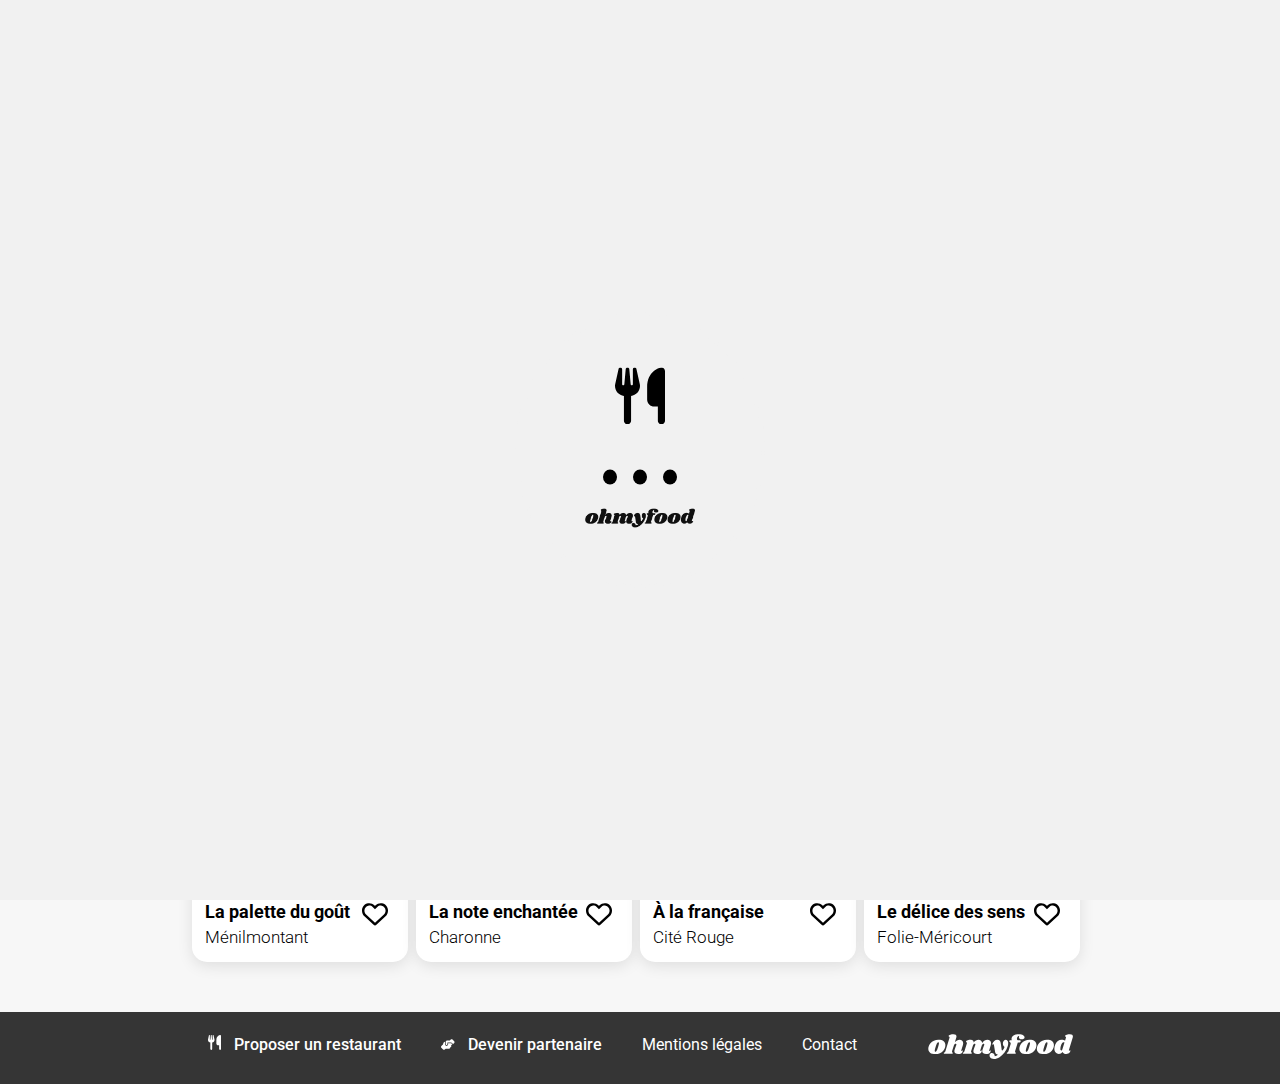
<file: index.html>
<!DOCTYPE html>
<html lang="en">

<head>
    <meta charset="UTF-8">
    <meta http-equiv="X-UA-Compatible" content="IE=edge">
    <meta name="viewport" content="width=device-width, initial-scale=1.0">
    <link rel="stylesheet" href="./css/style.css">
    <link rel="preconnect" href="https://fonts.googleapis.com">
    <link rel="preconnect" href="https://fonts.gstatic.com" crossorigin>
    <link href="https://fonts.googleapis.com/css2?family=Roboto:wght@100;400;500;700&display=swap" rel="stylesheet">
    <title>Ohmyfood</title>
</head>

<body>
    <div class="loader">
        <div class="circle">
            <img class="logo-loader-utensils" src="./assets/svg/utensils-solid-color.svg" alt="logo d'ustensil'">
            <img class="logo-loader-ohmyfood" src="./assets/images/logo/ohmyfood.png" alt="logo oh my food">
            <div class="dots-container">
                <div class="dot1"></div>
                <div class="dot2  delay1"></div>
                <div class="dot3 delay2"></div>
            </div>
        </div>
    </div>
    <div class="all-content">
        <header>
            <nav>
                <img src="./assets/images/logo/ohmyfood.png" alt="logo de ohmyfood">
            </nav>
            <div class="localisation">
                <img src="./assets/svg/location-dot-solid.svg" alt="logo de localisation">
                <p>Paris, Belleville</p>
            </div>
            <section>
                <div class="title-container">
                    <h1>Réservez le menu qui vous convient</h1>
                </div>

                <p>Découvrez des restaurants d’exception, sélectionnés par nos soins.</p>
                <button>Explorer nos restaurants</button>
            </section>
        </header>
        <main>
            <section class="operation">
                <h2>Fonctionnement</h2>
                <div class="container-step-operation">

                    <div class="operation-step">
                        <div>1</div><img src="./assets/svg/mobile-screen-button-solid.svg" alt="logo de mobile"
                            class="grey-logo-operation mobile"><img
                            src="./assets/svg/mobile-screen-button-solid-color.svg" alt="logo de mobile couleur"
                            class="color-logo-operation mobile"> Choisissez un restaurant
                    </div>
                    <div class="operation-step">
                        <div>2</div><img src="./assets/svg/list-ul-solid.svg" alt="logo d'une liste"
                            class="grey-logo-operation list-ul"><img src="./assets/svg/list-ul-solid-color.svg"
                            alt="logo d'une liste couleur" class="color-logo-operation list-ul"> Composez votre menu
                    </div>
                    <div class="operation-step last-step-operation">
                        <div>3</div><img src="./assets/svg/store-solid.svg" alt="logo de store"
                            class="grey-logo-operation store"><img src="./assets/svg/store-solid-color.svg"
                            alt="logo de store couleur" class="color-logo-operation store"> Dégustez au restaurant
                    </div>
                </div>
            </section>
            <section class="restaurants-section">
                <h2>Restaurants</h2>
                <div class="restaurants-container">
                    <article class="restaurant-card">
                        <div class="new-restaurant">Nouveau</div>
                        <a href="./restaurants/paletteDuGout.html">
                            <img src="./assets/images/restaurants/jay-wennington-N_Y88TWmGwA-unsplash.jpg"
                                alt="photo du restaurant" class="restaurant-pic">
                            <div>
                                <h3>La palette du goût</h3>
                                <p>Ménilmontant</p>
                            </div>
                        </a>
                        <div class="container-heart">
                            <img src="./assets/svg/heart-regular.svg" alt="logo coeur" class="logo-heart-strokes">
                            <img src="./assets/svg/heart-regular-color.svg" alt="logo coeur couleur" class="fadeIn">
                        </div>
                    </article>
                    <article class="restaurant-card">
                        <div class="new-restaurant">Nouveau</div>
                        <a href="./restaurants/noteEnchantee.html">
                            <img src="./assets/images/restaurants/stil-u2Lp8tXIcjw-unsplash.jpg"
                                alt="photo du restaurant" class="restaurant-pic">
                            <h3>La note enchantée</h3>
                            <p>Charonne</p>

                        </a>
                        <div class="container-heart">
                            <img src="./assets/svg/heart-regular.svg" alt="logo coeur" class="logo-heart-strokes">
                            <img src="./assets/svg/heart-regular-color.svg" alt="logo couleur coeur"
                                class="logo-heart-fill">
                        </div>
                    </article>
                    <article class="restaurant-card">
                        <a href="./restaurants/laFrancaise.html">
                            <img src="./assets/images/restaurants/toa-heftiba-DQKerTsQwi0-unsplash.jpg"
                                alt="photo du restaurant" class="restaurant-pic">
                            <h3>À la française</h3>
                            <p>Cité Rouge</p>

                        </a>
                        <div class="container-heart">
                            <img src="./assets/svg/heart-regular.svg" alt="logo coeur" class="logo-heart-strokes">
                            <img src="./assets/svg/heart-regular-color.svg" alt="logo couleur coeur"
                                class="logo-heart-fill">
                        </div>
                    </article>
                    <article class="restaurant-card">
                        <a href="./restaurants/deliceDesSens.html ">
                            <img src="./assets/images/restaurants/louis-hansel-shotsoflouis-qNBGVyOCY8Q-unsplash.jpg"
                                alt="photo du restaurant" class="restaurant-pic">
                            <h3>Le délice des sens</h3>
                            <p>Folie-Méricourt</p>

                        </a>
                        <div class="container-heart">
                            <img src="./assets/svg/heart-regular.svg" alt="logo coeur" class="logo-heart-strokes">
                            <img src="./assets/svg/heart-regular-color.svg" alt="logo couleur coeur"
                                class="logo-heart-fill">
                        </div>
                    </article>
                </div>
            </section>
        </main>
        <footer>
            <img class="ohmyfood-logo-footer" src="./assets/images/logo/ohmyfood@2x.svg" alt="logo ohmyfood">
            <ul>
                <li><img src="./assets/svg/utensils-solid.svg" alt="logo couvert"> <a href="#">Proposer un
                        restaurant</a></li>
                <li><img src="./assets/svg/handshake-angle-solid.svg" alt="logo de poignée de main"> <a href="#">Devenir
                        partenaire</a></li>
                <li><a href="#" class="footer-li-smaller">Mentions légales</a></li>
                <li><a href="mailto:email@example.com" class="footer-li-smaller">Contact</a></li>
            </ul>
        </footer>

    </div>

</body>

</html>
</file>
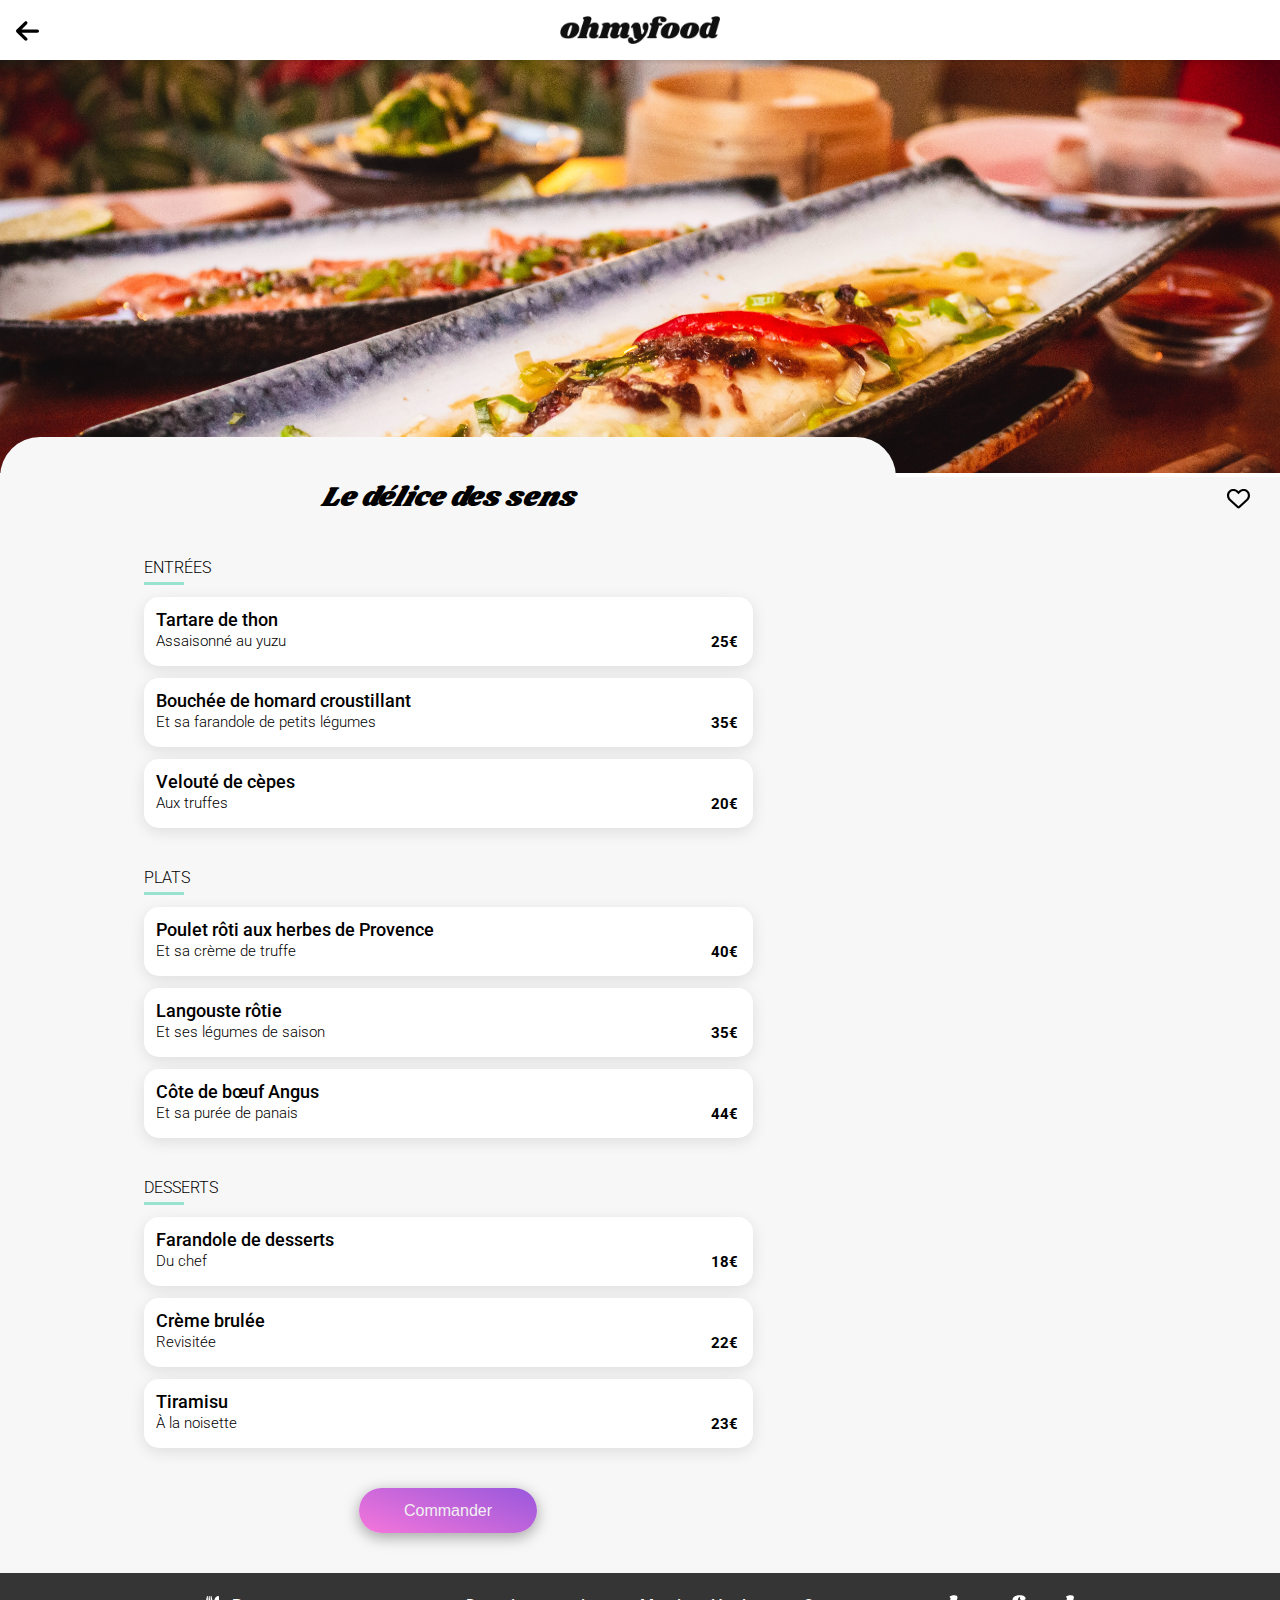
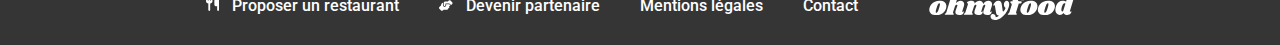
<file: pages/deliceDesSens.html>
<!DOCTYPE html>
<html lang="en">
<head>
    <meta charset="UTF-8">
    <meta http-equiv="X-UA-Compatible" content="IE=edge">
    <meta name="viewport" content="width=device-width, initial-scale=1.0">
    <link rel="stylesheet" href="../css/style.css">
    <link rel="preconnect" href="https://fonts.googleapis.com">
    <link rel="preconnect" href="https://fonts.gstatic.com" crossorigin>
    <link href="https://fonts.googleapis.com/css2?family=Roboto:ital,wght@0,100;0,300;0,400;0,500;0,700;0,900;1,300;1,400;1,500;1,700;1,900&family=Shrikhand&display=swap" rel="stylesheet">
    <title>ohmyfood</title>
</head>
<body>
    <div class="all-content">
        <header>
            <nav>
                <img src="../images/logo/ohmyfood.png" alt="logo de ohmyfood" >         
                <a href="../index.html"><img src="../assets/arrow-left-solid.svg" alt="" class="arrow-nav" ></a>
            </nav>
            <div class="banner">
                <img src="../images/restaurants/louis-hansel-shotsoflouis-qNBGVyOCY8Q-unsplash.jpg" alt="" srcset="">
            </div>
        </header>
        <main>
            <div class="container-backgroung-top"></div>
            <section class="menu-container">
               <h1>Le délice des sens</h1>
               <div class="container-heart">
                <img src="../assets/heart-regular.svg" alt="" class="logo-heart-strokes">
                <img src="../assets/heart-regular-color.svg" alt="" class="logo-heart-fill">
            </div>
               <div class="menu"> 
               <h2>Entrées</h2>
               <div class="green-bar"></div>
               <article class="card-menu">
                <div class="info-menu">         
                        <h3>Tartare de thon</h3>
                        <p>Assaisonné au yuzu</p>
                        <h4>25€</h4>
                </div>
                <div class="animation-check">
                    <div class="container-check-logo">
                        <img src="../assets/check-solid.svg" alt="">
                    </div>    
                </div>
               </article>
           
               <article class="card-menu">
                <div class="info-menu">         
                        <h3>Bouchée de homard croustillant</h3>
                        <p>Et sa farandole de petits légumes</p>
                        <h4>35€</h4>
                </div>
                <div class="animation-check">
                    <div class="container-check-logo">
                        <img src="../assets/check-solid.svg" alt="">
                    </div>    
                </div>
               </article>
               <article class="card-menu">
                <div class="info-menu">         
                        <h3>Velouté de cèpes </h3>
                        <p>Aux truffes</p>
                        <h4>20€</h4>
                </div>
                <div class="animation-check">
                    <div class="container-check-logo">
                        <img src="../assets/check-solid.svg" alt="">
                    </div>    
                </div>
               </article>
            </div>
               <div class="menu"> 
               <h2>Plats</h2>
               <div class="green-bar"></div>
               <article class="card-menu">
                <div class="info-menu">         
                        <h3>Poulet rôti aux herbes de Provence </h3>
                        <p>Et sa crème de truffe</p>
                        <h4>40€</h4>
                </div>
                <div class="animation-check">
                    <div class="container-check-logo">
                        <img src="../assets/check-solid.svg" alt="">
                    </div>    
                </div>
               </article>
           
               <article class="card-menu">
                <div class="info-menu">         
                        <h3>Langouste rôtie</h3>
                        <p>Et ses légumes de saison</p>
                        <h4>35€</h4>
                </div>
                <div class="animation-check">
                    <div class="container-check-logo">
                        <img src="../assets/check-solid.svg" alt="">
                    </div>    
                </div>
               </article>
               <article class="card-menu">
                <div class="info-menu">         
                        <h3>Côte de bœuf Angus </h3>
                        <p>Et sa purée de panais</p>
                        <h4>44€</h4>
                </div>
                <div class="animation-check">
                    <div class="container-check-logo">
                        <img src="../assets/check-solid.svg" alt="">
                    </div>    
                </div>
               </article>
            </div>
               <div class="menu"> 
               <h2>Desserts</h2>
               <div class="green-bar"></div>
               <article class="card-menu">
                <div class="info-menu">         
                        <h3>Farandole de desserts</h3>
                        <p>Du chef</p>
                        <h4>18€</h4>
                </div>
                <div class="animation-check">
                    <div class="container-check-logo">
                        <img src="../assets/check-solid.svg" alt="">
                    </div>    
                </div>
               </article>

           
              
               <article class="card-menu">
                <div class="info-menu">         
                        <h3>Crème brulée </h3>
                        <p>Revisitée</p>
                        <h4>22€</h4>
                </div>
                <div class="animation-check">
                    <div class="container-check-logo">
                        <img src="../assets/check-solid.svg" alt="">
                    </div>    
                </div>
               </article>
               <article class="card-menu">
                <div class="info-menu">         
                        <h3>Tiramisu</h3>
                        <p>À la noisette</p>
                        <h4>23€</h4>
                </div>
                <div class="animation-check">
                    <div class="container-check-logo">
                        <img src="../assets/check-solid.svg" alt="">
                    </div>    
                </div>
               </article>
            </div>
            <div class="container-btn-order">
                <button>Commander</button>
            </div>
            </section>
        </main>
    <footer>
        <img class="ohmyfood-logo-footer" src="../images/logo/ohmyfood@2x.svg" alt="" srcset="">
        <ul>
            <li><img src="../assets/utensils-solid.svg" alt="" > <a href="#">Proposer un restaurant</a></li>
            <li><img src="../assets/handshake-angle-solid.svg" alt="" > <a href="#">Devenir partenaire</a></li>
            <li><a href="#">Mentions légales</a></li>
            <li><a href="#">Contact</a></li>
        </ul>
    </footer>    
    
</body>
</html>
</file>
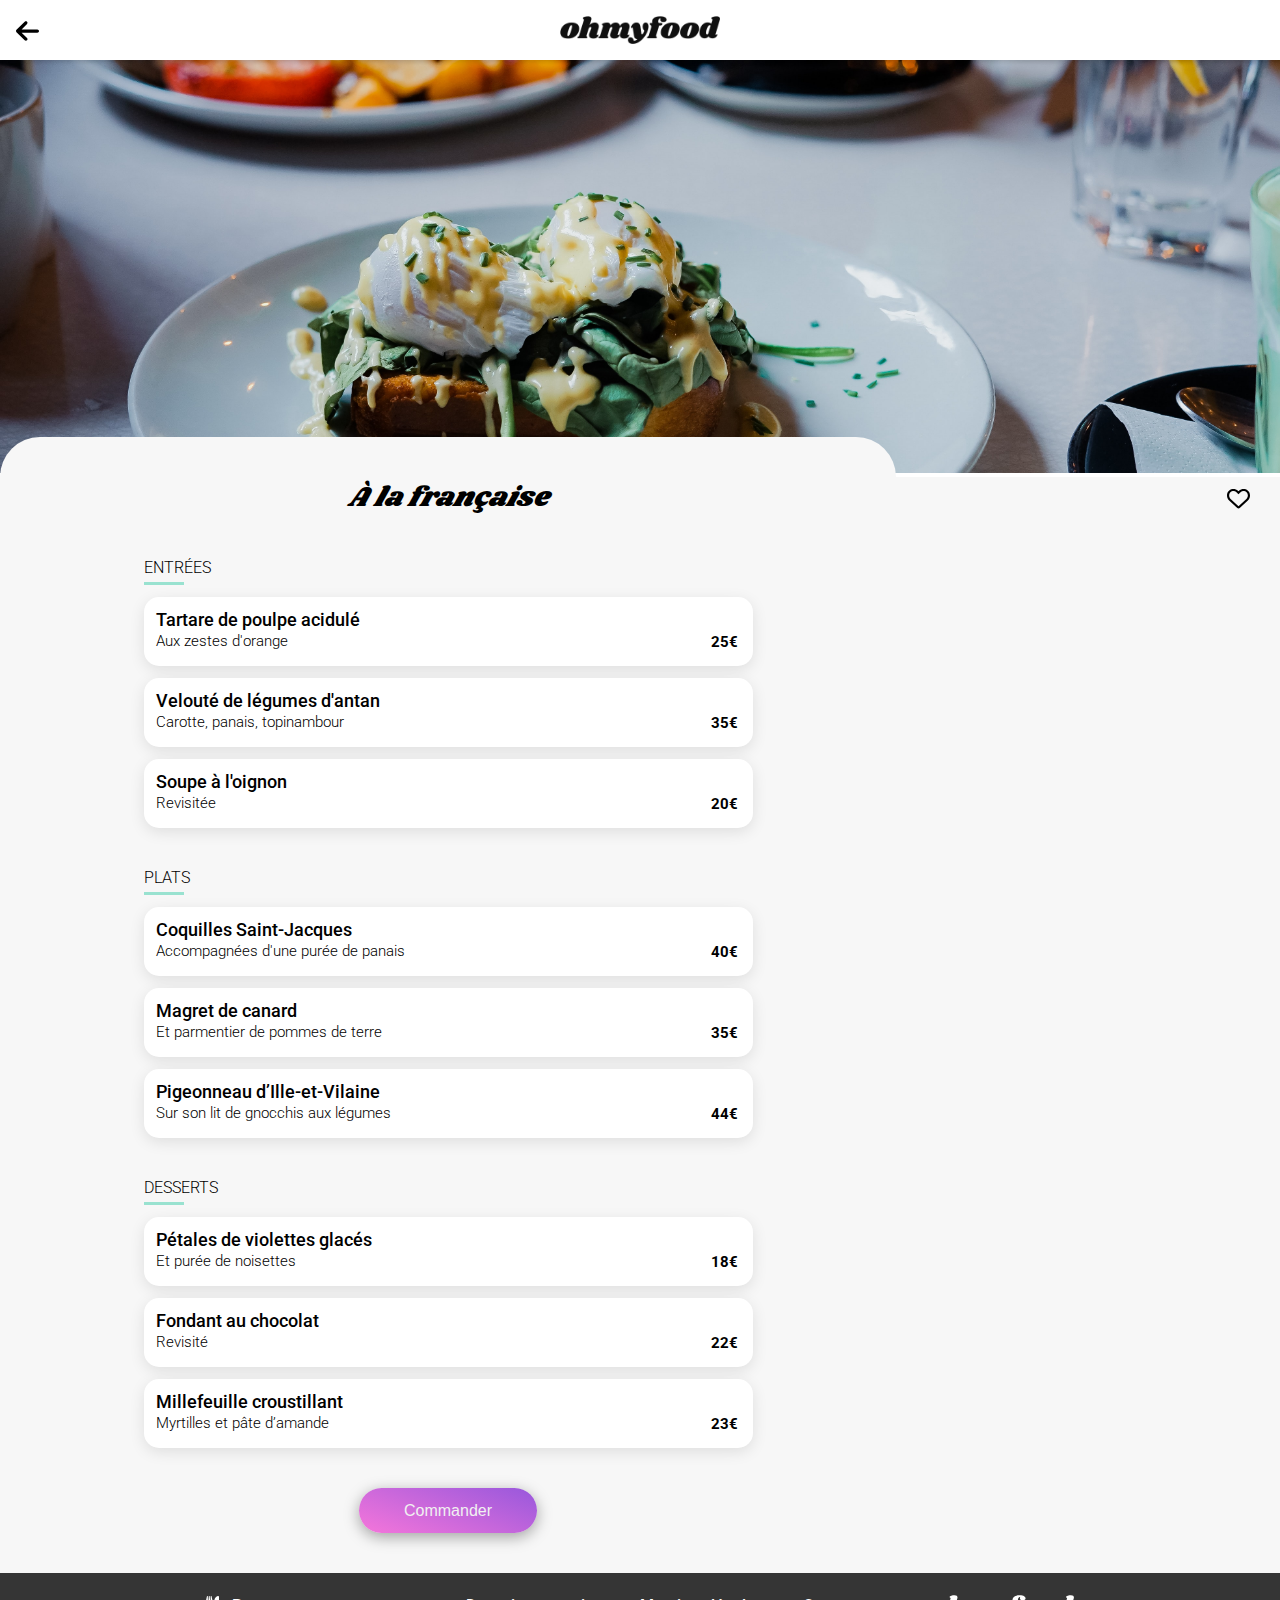
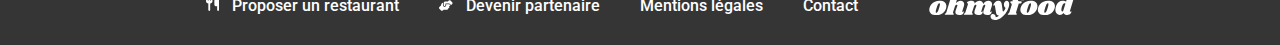
<file: pages/laFrancaise.html>
<!DOCTYPE html>
<html lang="en">
<head>
    <meta charset="UTF-8">
    <meta http-equiv="X-UA-Compatible" content="IE=edge">
    <meta name="viewport" content="width=device-width, initial-scale=1.0">
    <link rel="stylesheet" href="../css/style.css">
    <link rel="preconnect" href="https://fonts.googleapis.com">
    <link rel="preconnect" href="https://fonts.gstatic.com" crossorigin>
    <link href="https://fonts.googleapis.com/css2?family=Roboto:ital,wght@0,100;0,300;0,400;0,500;0,700;0,900;1,300;1,400;1,500;1,700;1,900&family=Shrikhand&display=swap" rel="stylesheet">
    <title>ohmyfood</title>
</head>
<body>
    <div class="all-content">
        <header>
            <nav>
                <img src="../images/logo/ohmyfood.png" alt="logo de ohmyfood" >         
                <a href="../index.html"><img src="../assets/arrow-left-solid.svg" alt="" class="arrow-nav" ></a>
            </nav>
            <div class="banner">
                <img src="../images/restaurants/toa-heftiba-DQKerTsQwi0-unsplash.jpg" alt="" srcset="">
            </div>
        </header>
        <main>
            <div class="container-backgroung-top"></div>
            <section class="menu-container">
               <h1>À la française</h1>
               <div class="container-heart">
                <img src="../assets/heart-regular.svg" alt="" class="logo-heart-strokes">
                <img src="../assets/heart-regular-color.svg" alt="" class="logo-heart-fill">
            </div>
               <div class="menu"> 
               <h2>Entrées</h2>
               <div class="green-bar"></div>
               <article class="card-menu">
                <div class="info-menu">         
                        <h3>Tartare de poulpe acidulé</h3>
                        <p>Aux zestes d'orange</p>
                        <h4>25€</h4>
                </div>
                <div class="animation-check">
                    <div class="container-check-logo">
                        <img src="../assets/check-solid.svg" alt="">
                    </div>    
                </div>
               </article>
           
               <article class="card-menu">
                <div class="info-menu">         
                        <h3>Velouté de légumes d'antan</h3>
                        <p>Carotte, panais, topinambour</p>
                        <h4>35€</h4>
                </div>
                <div class="animation-check">
                    <div class="container-check-logo">
                        <img src="../assets/check-solid.svg" alt="">
                    </div>    
                </div>
               </article>
               <article class="card-menu">
                <div class="info-menu">         
                        <h3>Soupe à l'oignon</h3>
                        <p> Revisitée</p>
                        <h4>20€</h4>
                </div>
                <div class="animation-check">
                    <div class="container-check-logo">
                        <img src="../assets/check-solid.svg" alt="">
                    </div>    
                </div>
               </article>
            </div>
               <div class="menu"> 
               <h2>Plats</h2>
               <div class="green-bar"></div>
               <article class="card-menu">
                <div class="info-menu">         
                        <h3>Coquilles Saint-Jacques</h3>
                        <p>Accompagnées d'une purée de panais</p>
                        <h4>40€</h4>
                </div>
                <div class="animation-check">
                    <div class="container-check-logo">
                        <img src="../assets/check-solid.svg" alt="">
                    </div>    
                </div>
               </article>
           
               <article class="card-menu">
                <div class="info-menu">         
                        <h3>Magret de canard</h3>
                        <p>Et parmentier de pommes de terre</p>
                        <h4>35€</h4>
                </div>
                <div class="animation-check">
                    <div class="container-check-logo">
                        <img src="../assets/check-solid.svg" alt="">
                    </div>    
                </div>
               </article>
               <article class="card-menu">
                <div class="info-menu">         
                        <h3>Pigeonneau d’Ille-et-Vilaine</h3>
                        <p>Sur son lit de gnocchis aux légumes</p>
                        <h4>44€</h4>
                </div>
                <div class="animation-check">
                    <div class="container-check-logo">
                        <img src="../assets/check-solid.svg" alt="">
                    </div>    
                </div>
               </article>
            </div>
               <div class="menu"> 
               <h2>Desserts</h2>
               <div class="green-bar"></div>
               <article class="card-menu">
                <div class="info-menu">         
                        <h3>Pétales de violettes glacés</h3>
                        <p>Et purée de noisettes</p>
                        <h4>18€</h4>
                </div>
                <div class="animation-check">
                    <div class="container-check-logo">
                        <img src="../assets/check-solid.svg" alt="">
                    </div>    
                </div>
               </article>

           
              
               <article class="card-menu">
                <div class="info-menu">         
                        <h3>Fondant au chocolat</h3>
                        <p>Revisité</p>
                        <h4>22€</h4>
                </div>
                <div class="animation-check">
                    <div class="container-check-logo">
                        <img src="../assets/check-solid.svg" alt="">
                    </div>    
                </div>
               </article>
               <article class="card-menu">
                <div class="info-menu">         
                        <h3>Millefeuille croustillant</h3>
                        <p> Myrtilles et pâte d’amande</p>
                        <h4>23€</h4>
                </div>
                <div class="animation-check">
                    <div class="container-check-logo">
                        <img src="../assets/check-solid.svg" alt="">
                    </div>    
                </div>
               </article>
            </div>
            <div class="container-btn-order">
                <button>Commander</button>
            </div>
            </section>
        </main>
    <footer>
        <img class="ohmyfood-logo-footer" src="../images/logo/ohmyfood@2x.svg" alt="" srcset="">
        <ul>
            <li><img src="../assets/utensils-solid.svg" alt="" > <a href="#">Proposer un restaurant</a></li>
            <li><img src="../assets/handshake-angle-solid.svg" alt="" > <a href="#">Devenir partenaire</a></li>
            <li><a href="#">Mentions légales</a></li>
            <li><a href="#">Contact</a></li>
        </ul>
    </footer>    
    
</body>
</html>
</file>
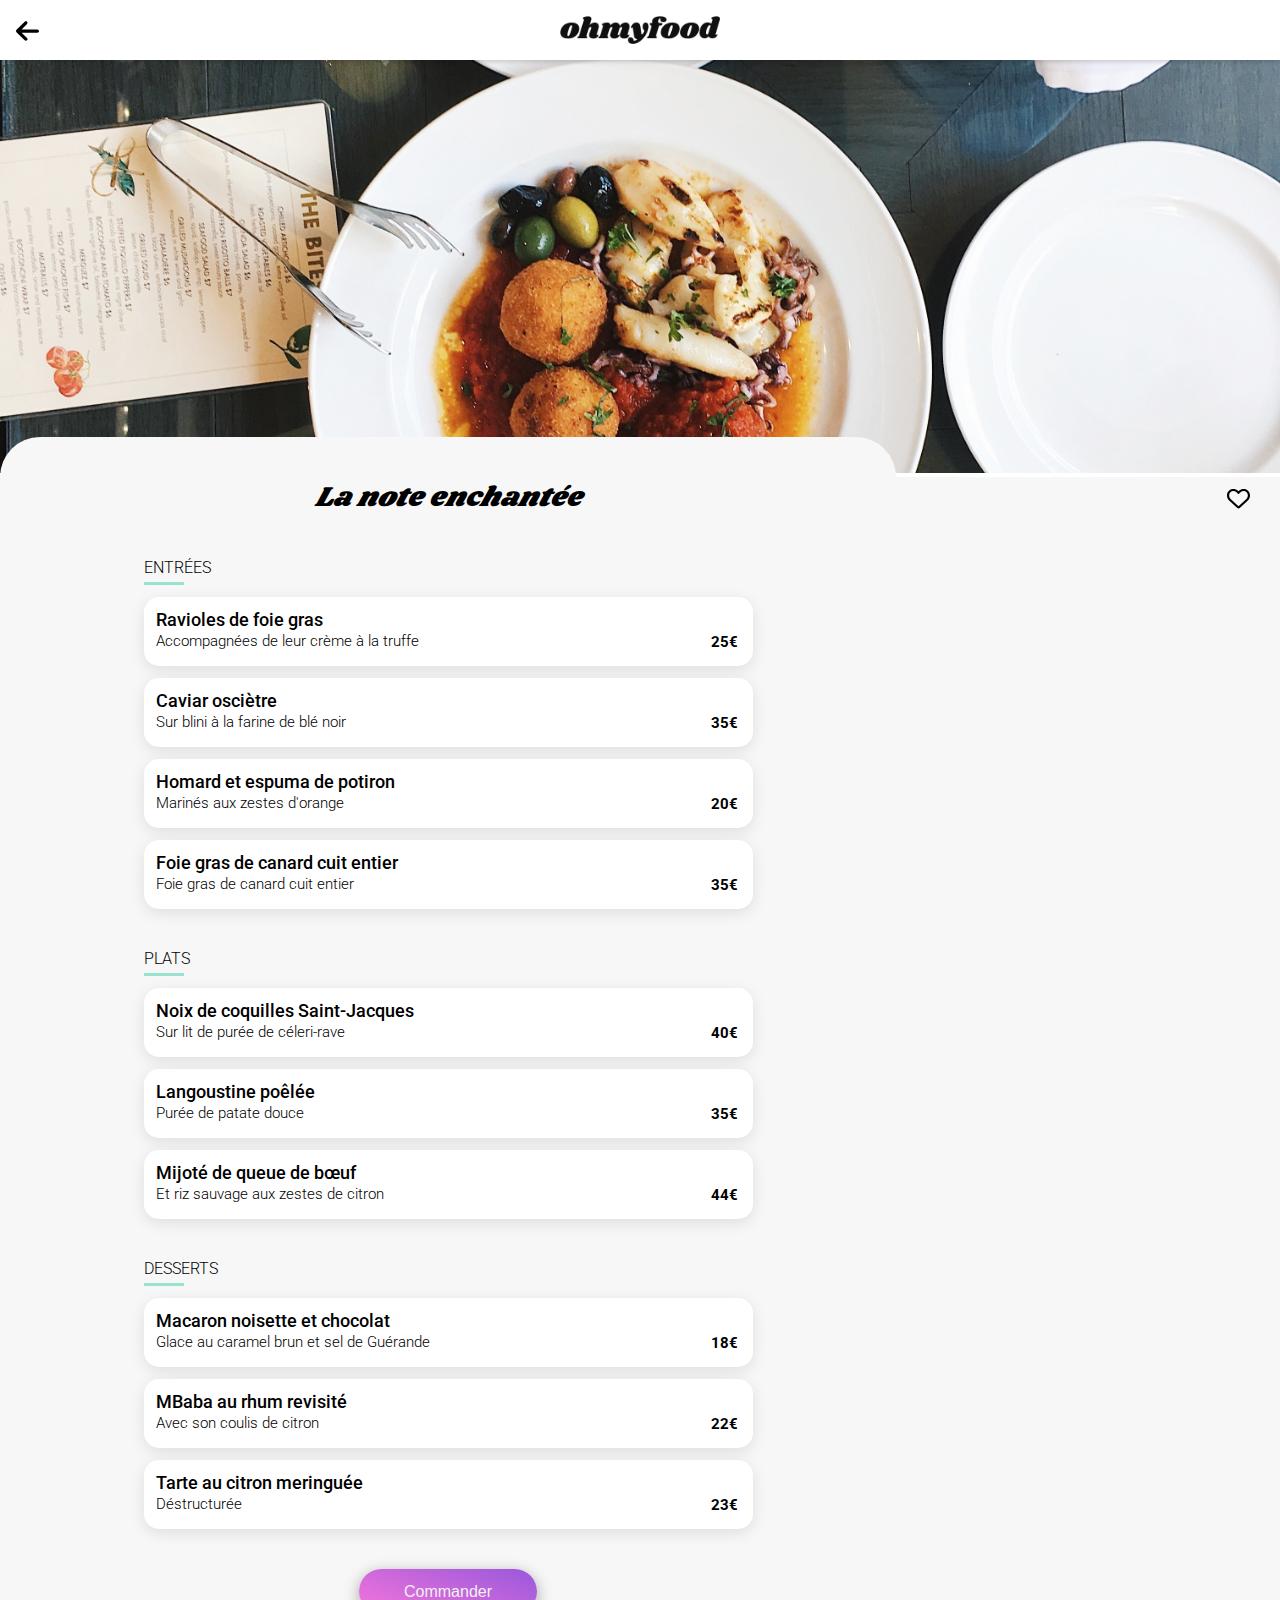
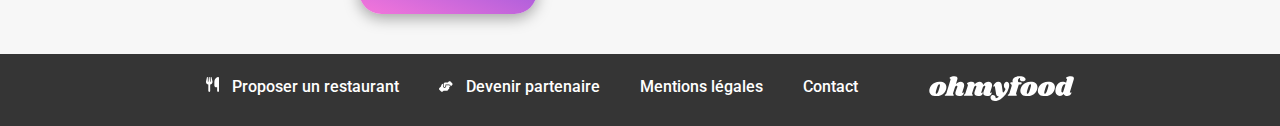
<file: pages/noteEnchantee.html>
<!DOCTYPE html>
<html lang="en">
<head>
    <meta charset="UTF-8">
    <meta http-equiv="X-UA-Compatible" content="IE=edge">
    <meta name="viewport" content="width=device-width, initial-scale=1.0">
    <link rel="stylesheet" href="../css/style.css">
    <link rel="preconnect" href="https://fonts.googleapis.com">
    <link rel="preconnect" href="https://fonts.gstatic.com" crossorigin>
    <link href="https://fonts.googleapis.com/css2?family=Roboto:ital,wght@0,100;0,300;0,400;0,500;0,700;0,900;1,300;1,400;1,500;1,700;1,900&family=Shrikhand&display=swap" rel="stylesheet">
    <title>ohmyfood</title>
</head>
<body>
    <div class="all-content">
        <header>
            <nav>
                <img src="../images/logo/ohmyfood.png" alt="logo de ohmyfood" >         
                <a href="../index.html"><img src="../assets/arrow-left-solid.svg" alt="" class="arrow-nav" ></a>
            </nav>
            <div class="banner">
                <img src="../images/restaurants/stil-u2Lp8tXIcjw-unsplash.jpg" alt="" srcset="">
            </div>
        </header>
        <main>
            <div class="container-backgroung-top"></div>
            <section class="menu-container">
               <h1>La note enchantée</h1>
               <div class="container-heart">
                <img src="../assets/heart-regular.svg" alt="" class="logo-heart-strokes">
                <img src="../assets/heart-regular-color.svg" alt="" class="logo-heart-fill">
            </div>
               <div class="menu"> 
               <h2>Entrées</h2>
               <div class="green-bar"></div>
               <article class="card-menu">
                <div class="info-menu">         
                        <h3>Ravioles de foie gras</h3>
                        <p>Accompagnées de leur crème à la truffe</p>
                        <h4>25€</h4>
                </div>
                <div class="animation-check">
                    <div class="container-check-logo">
                        <img src="../assets/check-solid.svg" alt="">
                    </div>    
                </div>
               </article>
           
               <article class="card-menu">
                <div class="info-menu">         
                        <h3>Caviar osciètre</h3>
                        <p>Sur blini à la farine de blé noir</p>
                        <h4>35€</h4>
                </div>
                <div class="animation-check">
                    <div class="container-check-logo">
                        <img src="../assets/check-solid.svg" alt="logo check">
                    </div>    
                </div>
               </article>
               <article class="card-menu">
                <div class="info-menu">         
                        <h3>Homard et espuma de potiron</h3>
                        <p>Marinés aux zestes d'orange</p>
                        <h4>20€</h4>
                </div>
                <div class="animation-check">
                    <div class="container-check-logo">
                        <img src="../assets/check-solid.svg" alt="">
                    </div>    
                </div>
               </article>
               <article class="card-menu">
                <div class="info-menu">         
                        <h3>Foie gras de canard cuit entier</h3>
                        <p>Foie gras de canard cuit entier</p>
                        <h4>35€</h4>
                </div>
                <div class="animation-check">
                    <div class="container-check-logo">
                        <img src="../assets/check-solid.svg" alt="">
                    </div>    
                </div>
               </article>
            </div>
               <div class="menu"> 
               <h2>Plats</h2>
               <div class="green-bar"></div>
               <article class="card-menu">
                <div class="info-menu">         
                        <h3>Noix de coquilles Saint-Jacques</h3>
                        <p>Sur lit de purée de céleri-rave</p>
                        <h4>40€</h4>
                </div>
                <div class="animation-check">
                    <div class="container-check-logo">
                        <img src="../assets/check-solid.svg" alt="">
                    </div>    
                </div>
               </article>
           
               <article class="card-menu">
                <div class="info-menu">         
                        <h3>Langoustine poêlée</h3>
                        <p>Purée de patate douce</p>
                        <h4>35€</h4>
                </div>
                <div class="animation-check">
                    <div class="container-check-logo">
                        <img src="../assets/check-solid.svg" alt="">
                    </div>    
                </div>
               </article>
               <article class="card-menu">
                <div class="info-menu">         
                        <h3>Mijoté de queue de bœuf </h3>
                        <p>Et riz sauvage aux zestes de citron</p>
                        <h4>44€</h4>
                </div>
                <div class="animation-check">
                    <div class="container-check-logo">
                        <img src="../assets/check-solid.svg" alt="">
                    </div>    
                </div>
               </article>
            </div>
               <div class="menu"> 
               <h2>Desserts</h2>
               <div class="green-bar"></div>
               <article class="card-menu">
                <div class="info-menu">         
                        <h3>Macaron noisette et chocolat</h3>
                        <p>Glace au caramel brun et sel de Guérande</p>
                        <h4>18€</h4>
                </div>
                <div class="animation-check">
                    <div class="container-check-logo">
                        <img src="../assets/check-solid.svg" alt="">
                    </div>    
                </div>
               </article>

           
              
               <article class="card-menu">
                <div class="info-menu">         
                        <h3>MBaba au rhum revisité </h3>
                        <p>Avec son coulis de citron</p>
                        <h4>22€</h4>
                </div>
                <div class="animation-check">
                    <div class="container-check-logo">
                        <img src="../assets/check-solid.svg" alt="">
                    </div>    
                </div>
               </article>
               <article class="card-menu">
                <div class="info-menu">         
                        <h3>Tarte au citron meringuée </h3>
                        <p> Déstructurée</p>
                        <h4>23€</h4>
                </div>
                <div class="animation-check">
                    <div class="container-check-logo">
                        <img src="../assets/check-solid.svg" alt="">
                    </div>    
                </div>
               </article>
            </div>
            <div class="container-btn-order">
                <button>Commander</button>
            </div>
            </section>
        </main>
    <footer>
        <img class="ohmyfood-logo-footer" src="../images/logo/ohmyfood@2x.svg" alt="" srcset="">
        <ul>
            <li><img src="../assets/utensils-solid.svg" alt="" > <a href="#">Proposer un restaurant</a></li>
            <li><img src="../assets/handshake-angle-solid.svg" alt="" > <a href="#">Devenir partenaire</a></li>
            <li><a href="#">Mentions légales</a></li>
            <li><a href="#">Contact</a></li>
        </ul>
    </footer>    
    
</body>
</html>
</file>
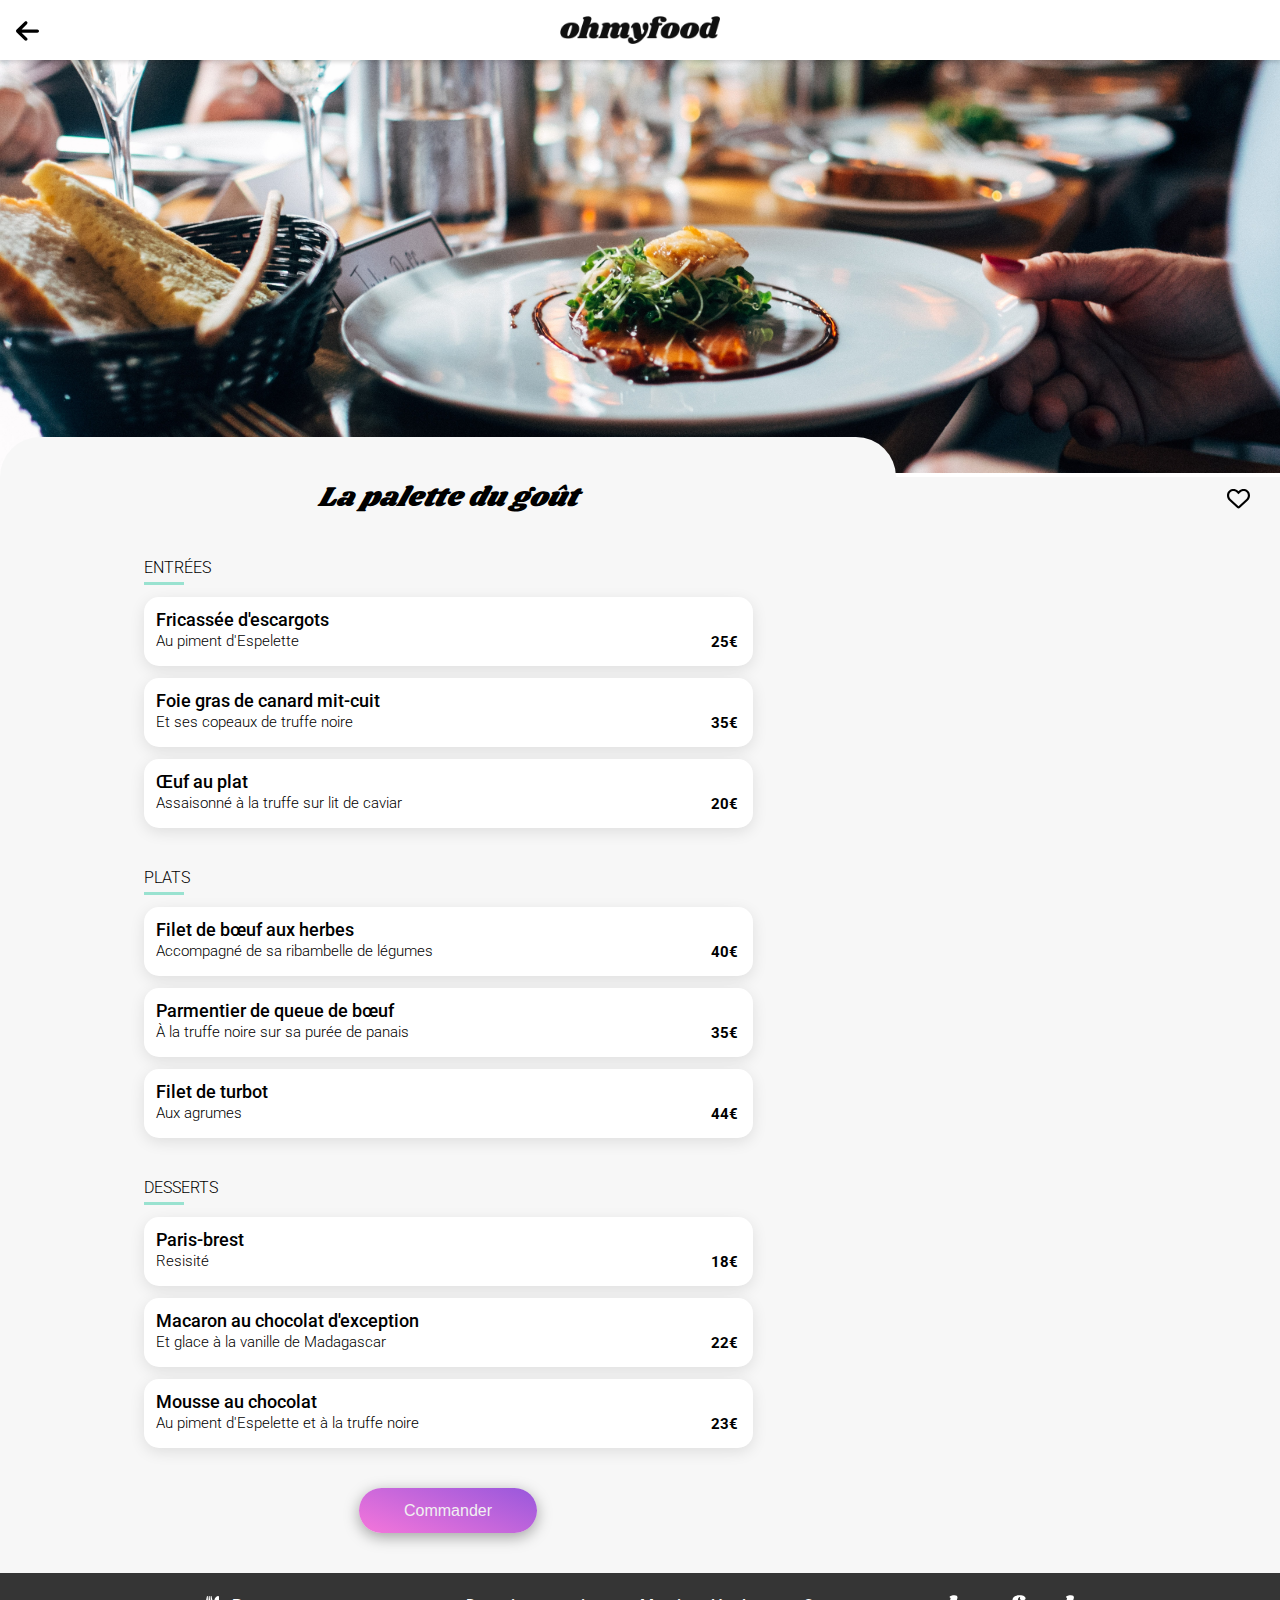
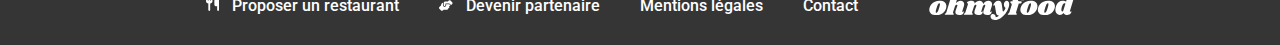
<file: pages/paletteDuGout.html>
<!DOCTYPE html>
<html lang="en">
<head>
    <meta charset="UTF-8">
    <meta http-equiv="X-UA-Compatible" content="IE=edge">
    <meta name="viewport" content="width=device-width, initial-scale=1.0">
    <link rel="stylesheet" href="../css/style.css">
    <link rel="preconnect" href="https://fonts.googleapis.com">
    <link rel="preconnect" href="https://fonts.gstatic.com" crossorigin>
    <link href="https://fonts.googleapis.com/css2?family=Roboto:ital,wght@0,100;0,300;0,400;0,500;0,700;0,900;1,300;1,400;1,500;1,700;1,900&family=Shrikhand&display=swap" rel="stylesheet">
    <title>ohmyfood</title>
</head>
<body>
    <div class="all-content">
        <header>
            <nav>
                <img src="../images/logo/ohmyfood.png" alt="logo de ohmyfood" >         
                <a href="../index.html"><img src="../assets/arrow-left-solid.svg" alt="" class="arrow-nav" ></a>
            </nav>
            <div class="banner">
                <img src="../images/restaurants/jay-wennington-N_Y88TWmGwA-unsplash.jpg" alt="" srcset="">
            </div>
        </header>
        <main>
            <div class="container-backgroung-top"></div>
            <section class="menu-container">
               <h1>La palette du goût</h1>
               <div class="container-heart">
                <img src="../assets/heart-regular.svg" alt="" class="logo-heart-strokes">
                <img src="../assets/heart-regular-color.svg" alt="" class="logo-heart-fill">
            </div>
               <div class="menu"> 
               <h2>Entrées</h2>
               <div class="green-bar"></div>
               <article class="card-menu">
                <div class="info-menu">         
                        <h3>Fricassée d'escargots</h3>
                        <p>Au piment d'Espelette</p>
                        <h4>25€</h4>
                </div>
                <div class="animation-check">
                    <div class="container-check-logo">
                        <img src="../assets/check-solid.svg" alt="">
                    </div>    
                </div>
               </article>
           
               <article class="card-menu">
                <div class="info-menu">         
                        <h3>Foie gras de canard mit-cuit</h3>
                        <p> Et ses copeaux de truffe noire</p>
                        <h4>35€</h4>
                </div>
                <div class="animation-check">
                    <div class="container-check-logo">
                        <img src="../assets/check-solid.svg" alt="">
                    </div>    
                </div>
               </article>
               <article class="card-menu">
                <div class="info-menu">         
                        <h3>Œuf au plat</h3>
                        <p> Assaisonné à la truffe sur lit de caviar</p>
                        <h4>20€</h4>
                </div>
                <div class="animation-check">
                    <div class="container-check-logo">
                        <img src="../assets/check-solid.svg" alt="">
                    </div>    
                </div>
               </article>
            </div>
               <div class="menu"> 
               <h2>Plats</h2>
               <div class="green-bar"></div>
               <article class="card-menu">
                <div class="info-menu">         
                        <h3>Filet de bœuf aux herbes</h3>
                        <p>Accompagné de sa ribambelle de légumes</p>
                        <h4>40€</h4>
                </div>
                <div class="animation-check">
                    <div class="container-check-logo">
                        <img src="../assets/check-solid.svg" alt="">
                    </div>    
                </div>
               </article>
           
               <article class="card-menu">
                <div class="info-menu">         
                        <h3>Parmentier de queue de bœuf</h3>
                        <p>À la truffe noire sur sa purée de panais</p>
                        <h4>35€</h4>
                </div>
                <div class="animation-check">
                    <div class="container-check-logo">
                        <img src="../assets/check-solid.svg" alt="">
                    </div>    
                </div>
               </article>
               <article class="card-menu">
                <div class="info-menu">         
                        <h3>Filet de turbot</h3>
                        <p> Aux agrumes</p>
                        <h4>44€</h4>
                </div>
                <div class="animation-check">
                    <div class="container-check-logo">
                        <img src="../assets/check-solid.svg" alt="">
                    </div>    
                </div>
               </article>
            </div>
               <div class="menu"> 
               <h2>Desserts</h2>
               <div class="green-bar"></div>
               <article class="card-menu">
                <div class="info-menu">         
                        <h3>Paris-brest</h3>
                        <p> Resisité</p>
                        <h4>18€</h4>
                </div>
                <div class="animation-check">
                    <div class="container-check-logo">
                        <img src="../assets/check-solid.svg" alt="">
                    </div>    
                </div>
               </article>

           
              
               <article class="card-menu">
                <div class="info-menu">         
                        <h3>Macaron au chocolat d'exception </h3>
                        <p>Et glace à la vanille de Madagascar</p>
                        <h4>22€</h4>
                </div>
                <div class="animation-check">
                    <div class="container-check-logo">
                        <img src="../assets/check-solid.svg" alt="">
                    </div>    
                </div>
               </article>
               <article class="card-menu">
                <div class="info-menu">         
                        <h3>Mousse au chocolat </h3>
                        <p> Au piment d'Espelette et à la truffe noire</p>
                        <h4>23€</h4>
                </div>
                <div class="animation-check">
                    <div class="container-check-logo">
                        <img src="../assets/check-solid.svg" alt="">
                    </div>    
                </div>
               </article>
            </div>
            <div class="container-btn-order">
                <button>Commander</button>
            </div>
            </section>
        </main>
    <footer>
        <img class="ohmyfood-logo-footer" src="../images/logo/ohmyfood@2x.svg" alt="" srcset="">
        <ul>
            <li><img src="../assets/utensils-solid.svg" alt="" > <a href="#">Proposer un restaurant</a></li>
            <li><img src="../assets/handshake-angle-solid.svg" alt="" > <a href="#">Devenir partenaire</a></li>
            <li><a href="#">Mentions légales</a></li>
            <li><a href="#">Contact</a></li>
        </ul>
    </footer>    
    
</body>
</html>
</file>
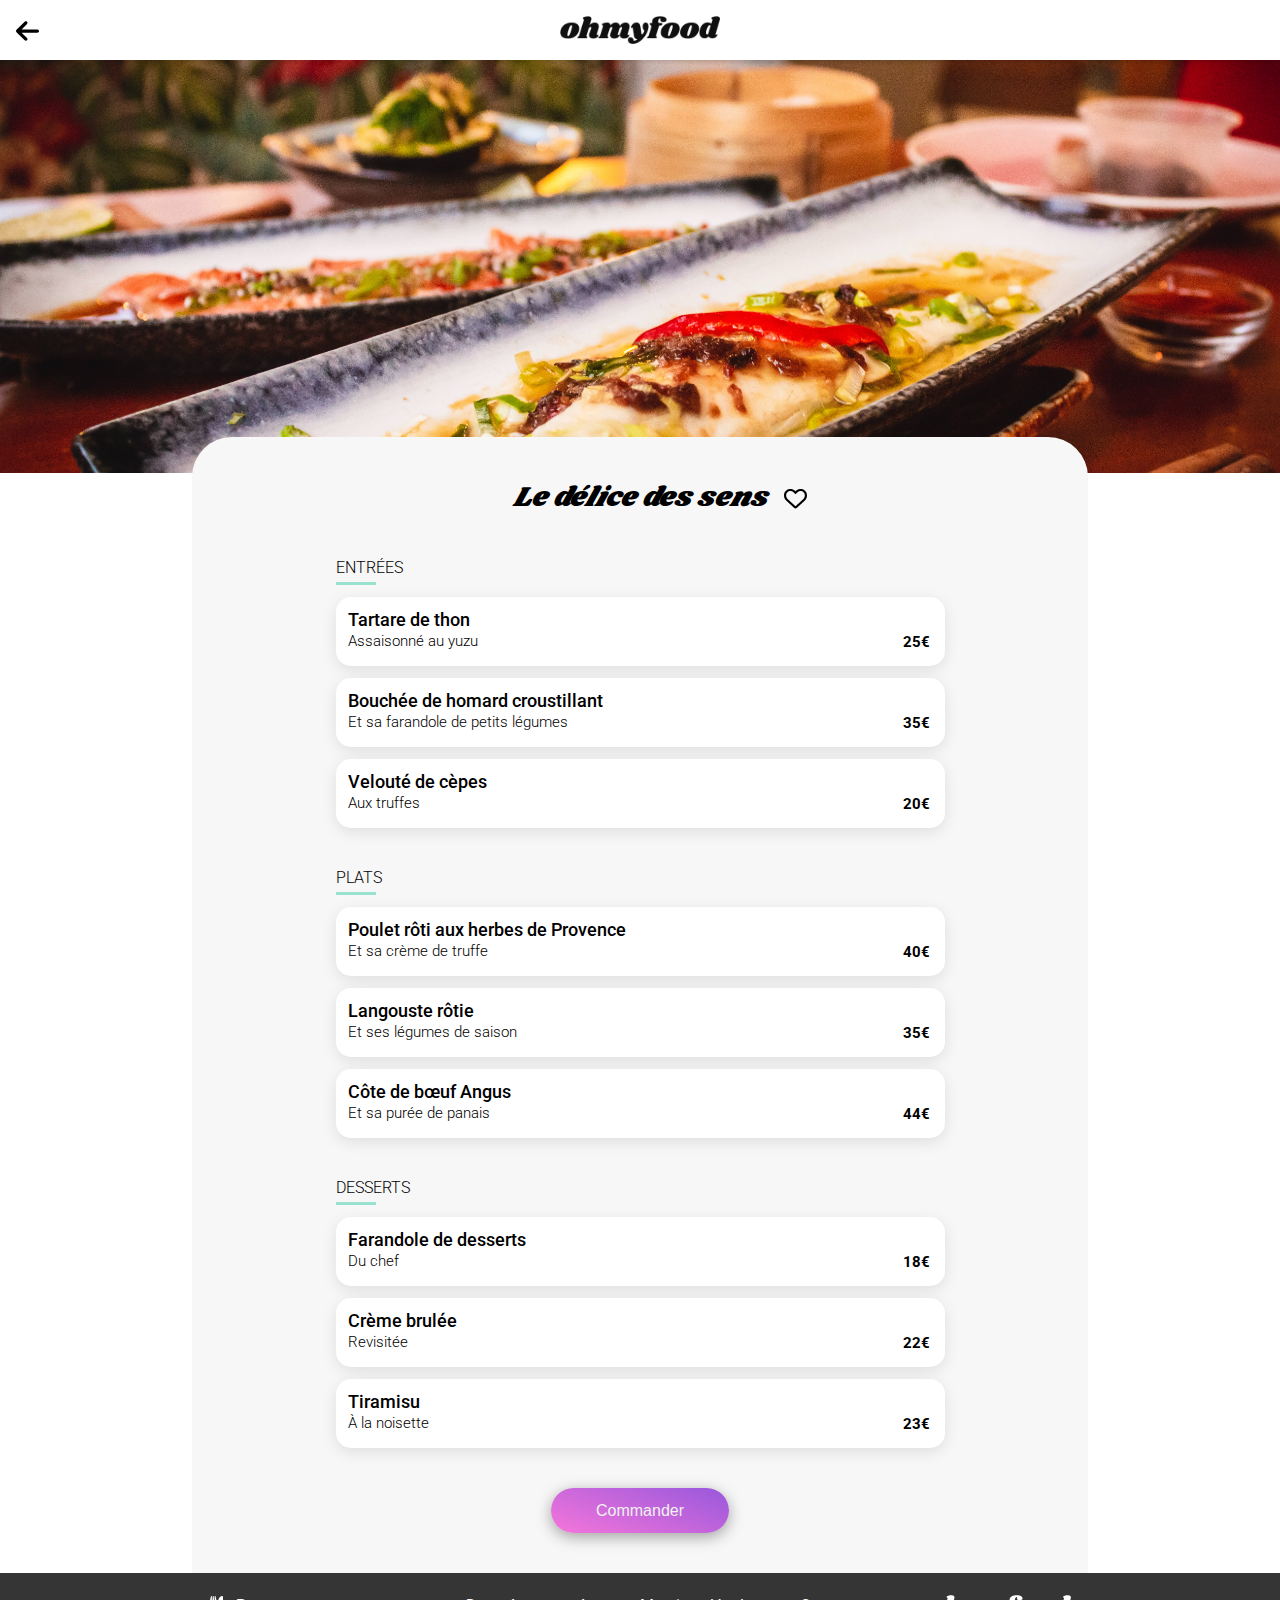
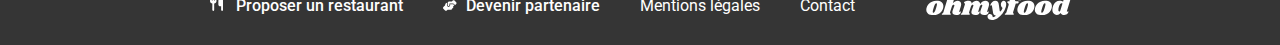
<file: restaurants/deliceDesSens.html>
<!DOCTYPE html>
<html lang="en">

<head>
    <meta charset="UTF-8">
    <meta http-equiv="X-UA-Compatible" content="IE=edge">
    <meta name="viewport" content="width=device-width, initial-scale=1.0">
    <link rel="stylesheet" href="../css/style.css">
    <link rel="preconnect" href="https://fonts.googleapis.com">
    <link rel="preconnect" href="https://fonts.gstatic.com" crossorigin>
    <link
        href="https://fonts.googleapis.com/css2?family=Roboto:ital,wght@0,100;0,300;0,400;0,500;0,700;0,900;1,300;1,400;1,500;1,700;1,900&family=Shrikhand&display=swap"
        rel="stylesheet">
    <title>ohmyfood</title>
</head>

<body>

    <div class="all-content">
        <header>
            <nav>
                <img src="../assets/images/logo/ohmyfood.png" alt="logo de ohmyfood">
                <a href="../index.html"><img src="../assets/svg/arrow-left-solid.svg" alt="" class="arrow-nav"></a>
            </nav>
            <div class="banner">
                <img src="../assets/images/restaurants/louis-hansel-shotsoflouis-qNBGVyOCY8Q-unsplash.jpg"
                    alt="photo du restaurant">
            </div>
        </header>
        <main>
            <section class="all-menu-container">
                <div class="container-backgroung-top"></div>
                <div class="menu-container">
                    <div class="container-title-restaurant">
                        <h1>Le délice des sens</h1>

                        <div class="container-heart">
                            <img src="../assets/svg/heart-regular.svg" alt="logo coeur" class="logo-heart-strokes">
                            <img src="../assets/svg/heart-regular-color.svg" alt="logo couleur coeur"
                                class="logo-heart-fill">
                        </div>
                    </div>

                    <div class="menu flipInX">
                        <h2>Entrées</h2>
                        <div class="green-bar"></div>
                        <article class="card-menu">
                            <div class="info-menu">
                                <h3>Tartare de thon</h3>
                                <p>Assaisonné au yuzu</p>
                                <h4>25€</h4>
                            </div>
                            <div class="animation-check">
                                <div class="container-check-logo">
                                    <img src="../assets/svg/check-solid.svg" alt="logo check">
                                </div>
                            </div>
                        </article>

                        <article class="card-menu">
                            <div class="info-menu">
                                <h3>Bouchée de homard croustillant</h3>
                                <p>Et sa farandole de petits légumes</p>
                                <h4>35€</h4>
                            </div>
                            <div class="animation-check">
                                <div class="container-check-logo">
                                    <img src="../assets/svg/check-solid.svg" alt="logo check">
                                </div>
                            </div>
                        </article>
                        <article class="card-menu">
                            <div class="info-menu">
                                <h3>Velouté de cèpes </h3>
                                <p>Aux truffes</p>
                                <h4>20€</h4>
                            </div>
                            <div class="animation-check">
                                <div class="container-check-logo">
                                    <img src="../assets/svg/check-solid.svg" alt="logo check">
                                </div>
                            </div>
                        </article>
                    </div>
                    <div class="menu flipInX flipInX2">
                        <h2>Plats</h2>
                        <div class="green-bar"></div>
                        <article class="card-menu">
                            <div class="info-menu">
                                <h3>Poulet rôti aux herbes de Provence </h3>
                                <p>Et sa crème de truffe</p>
                                <h4>40€</h4>
                            </div>
                            <div class="animation-check">
                                <div class="container-check-logo">
                                    <img src="../assets/svg/check-solid.svg" alt="logo check">
                                </div>
                            </div>
                        </article>

                        <article class="card-menu">
                            <div class="info-menu">
                                <h3>Langouste rôtie</h3>
                                <p>Et ses légumes de saison</p>
                                <h4>35€</h4>
                            </div>
                            <div class="animation-check">
                                <div class="container-check-logo">
                                    <img src="../assets/svg/check-solid.svg" alt="logo check">
                                </div>
                            </div>
                        </article>
                        <article class="card-menu">
                            <div class="info-menu">
                                <h3>Côte de bœuf Angus </h3>
                                <p>Et sa purée de panais</p>
                                <h4>44€</h4>
                            </div>
                            <div class="animation-check">
                                <div class="container-check-logo">
                                    <img src="../assets/svg/check-solid.svg" alt="logo check">
                                </div>
                            </div>
                        </article>
                    </div>
                    <div class="menu flipInX flipInX3">
                        <h2>Desserts</h2>
                        <div class="green-bar"></div>
                        <article class="card-menu">
                            <div class="info-menu">
                                <h3>Farandole de desserts</h3>
                                <p>Du chef</p>
                                <h4>18€</h4>
                            </div>
                            <div class="animation-check">
                                <div class="container-check-logo">
                                    <img src="../assets/svg/check-solid.svg" alt="logo check">
                                </div>
                            </div>
                        </article>



                        <article class="card-menu">
                            <div class="info-menu">
                                <h3>Crème brulée </h3>
                                <p>Revisitée</p>
                                <h4>22€</h4>
                            </div>
                            <div class="animation-check">
                                <div class="container-check-logo">
                                    <img src="../assets/svg/check-solid.svg" alt="logo check">
                                </div>
                            </div>
                        </article>
                        <article class="card-menu">
                            <div class="info-menu">
                                <h3>Tiramisu</h3>
                                <p>À la noisette</p>
                                <h4>23€</h4>
                            </div>
                            <div class="animation-check">
                                <div class="container-check-logo">
                                    <img src="../assets/svg/check-solid.svg" alt="logo check">
                                </div>
                            </div>
                        </article>
                    </div>
                    <div class="container-btn-order">
                        <button>Commander</button>
                    </div>
                </div>
            </section>


        </main>
        <footer>
            <img class="ohmyfood-logo-footer" src="../assets/images/logo/ohmyfood@2x.svg" alt="logo oh my food">
            <ul>
                <li><img src="../assets/svg/utensils-solid.svg" alt="logo de couvert"> <a href="#">Proposer un
                        restaurant</a></li>
                <li><img src="../assets/svg/handshake-angle-solid.svg" alt="log de poignée de main"><a href="#">Devenir
                        partenaire</a></li>
                <li><a class="footer-li-smaller" href="#">Mentions légales</a></li>
                <li><a href="mailto:email@example.com" class="footer-li-smaller">Contact</a></li>
            </ul>
        </footer>
    </div>
</body>

</html>
</file>
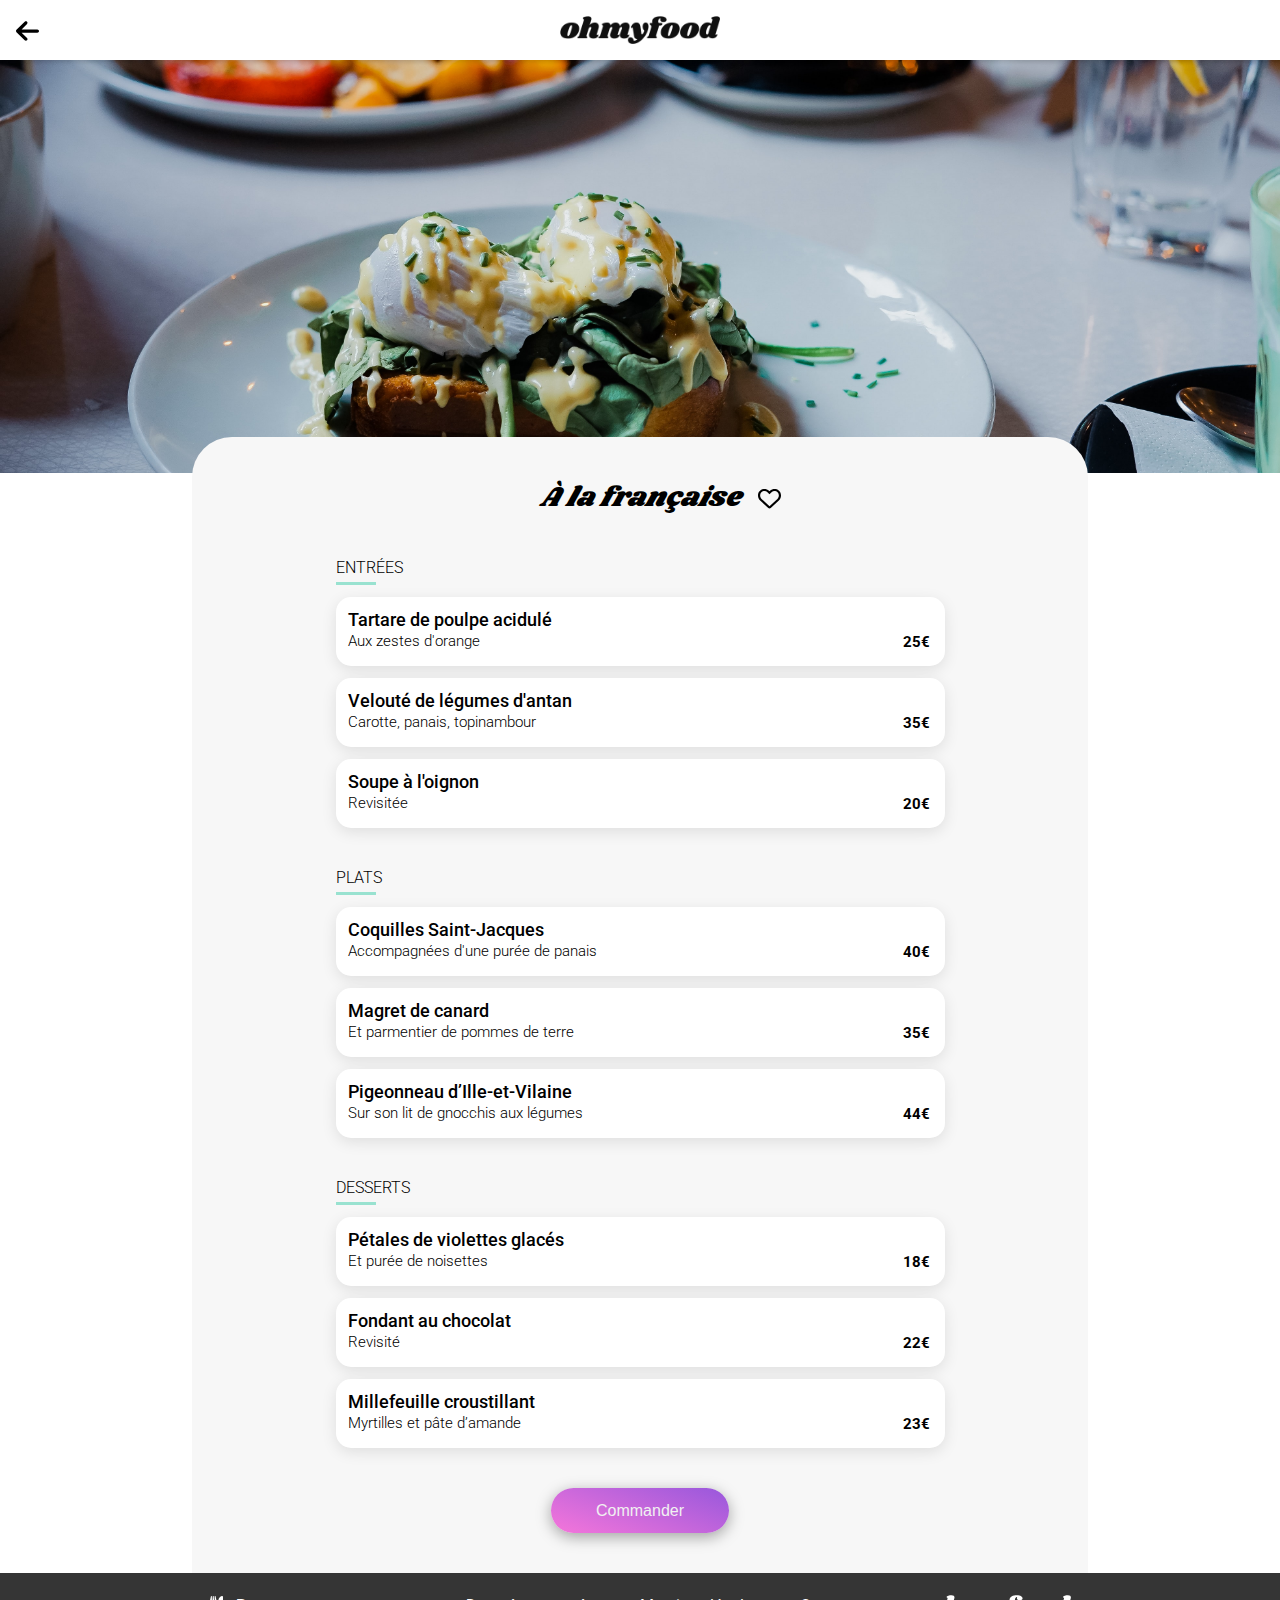
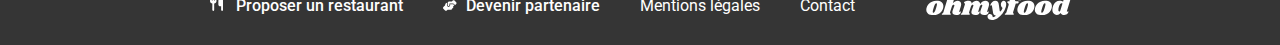
<file: restaurants/laFrancaise.html>
<!DOCTYPE html>
<html lang="en">

<head>
    <meta charset="UTF-8">
    <meta http-equiv="X-UA-Compatible" content="IE=edge">
    <meta name="viewport" content="width=device-width, initial-scale=1.0">
    <link rel="stylesheet" href="../css/style.css">
    <link rel="preconnect" href="https://fonts.googleapis.com">
    <link rel="preconnect" href="https://fonts.gstatic.com" crossorigin>
    <link
        href="https://fonts.googleapis.com/css2?family=Roboto:ital,wght@0,100;0,300;0,400;0,500;0,700;0,900;1,300;1,400;1,500;1,700;1,900&family=Shrikhand&display=swap"
        rel="stylesheet">
    <title>ohmyfood</title>
</head>

<body>

    <div class="all-content">
        <header>
            <nav>
                <img src="../assets/images/logo/ohmyfood.png" alt="logo de ohmyfood">
                <a href="../index.html"><img src="../assets/svg/arrow-left-solid.svg" alt="logo fleche gauche"
                        class="arrow-nav"></a>
            </nav>
            <div class="banner">
                <img src="../assets/images/restaurants/toa-heftiba-DQKerTsQwi0-unsplash.jpg" alt="photo du restaurant">
            </div>
        </header>
        <main>
            <section class="all-menu-container">
                <div class="container-backgroung-top"></div>
                <div class="menu-container">
                    <div class="container-title-restaurant">
                        <h1>À la française</h1>
                        <div class="container-heart">
                            <img src="../assets/svg/heart-regular.svg" alt="logo coeur" class="logo-heart-strokes">
                            <img src="../assets/svg/heart-regular-color.svg" alt="lgo couleur coeur"
                                class="logo-heart-fill">
                        </div>
                    </div>

                    <div class="menu flipInX">
                        <h2>Entrées</h2>
                        <div class="green-bar"></div>
                        <article class="card-menu">
                            <div class="info-menu">
                                <h3>Tartare de poulpe acidulé</h3>
                                <p>Aux zestes d'orange</p>
                                <h4>25€</h4>
                            </div>
                            <div class="animation-check">
                                <div class="container-check-logo">
                                    <img src="../assets/svg/check-solid.svg" alt="logo check">
                                </div>
                            </div>
                        </article>

                        <article class="card-menu">
                            <div class="info-menu">
                                <h3>Velouté de légumes d'antan</h3>
                                <p>Carotte, panais, topinambour</p>
                                <h4>35€</h4>
                            </div>
                            <div class="animation-check">
                                <div class="container-check-logo">
                                    <img src="../assets/svg/check-solid.svg" alt="logo check">
                                </div>
                            </div>
                        </article>
                        <article class="card-menu">
                            <div class="info-menu">
                                <h3>Soupe à l'oignon</h3>
                                <p> Revisitée</p>
                                <h4>20€</h4>
                            </div>
                            <div class="animation-check">
                                <div class="container-check-logo">
                                    <img src="../assets/svg/check-solid.svg" alt="logo check">
                                </div>
                            </div>
                        </article>
                    </div>
                    <div class="menu flipInX flipInX2">
                        <h2>Plats</h2>
                        <div class="green-bar"></div>
                        <article class="card-menu">
                            <div class="info-menu">
                                <h3>Coquilles Saint-Jacques</h3>
                                <p>Accompagnées d'une purée de panais</p>
                                <h4>40€</h4>
                            </div>
                            <div class="animation-check">
                                <div class="container-check-logo">
                                    <img src="../assets/svg/check-solid.svg" alt="logo check">
                                </div>
                            </div>
                        </article>

                        <article class="card-menu">
                            <div class="info-menu">
                                <h3>Magret de canard</h3>
                                <p>Et parmentier de pommes de terre</p>
                                <h4>35€</h4>
                            </div>
                            <div class="animation-check">
                                <div class="container-check-logo">
                                    <img src="../assets/svg/check-solid.svg" alt="logo check">
                                </div>
                            </div>
                        </article>
                        <article class="card-menu">
                            <div class="info-menu">
                                <h3>Pigeonneau d’Ille-et-Vilaine</h3>
                                <p>Sur son lit de gnocchis aux légumes</p>
                                <h4>44€</h4>
                            </div>
                            <div class="animation-check">
                                <div class="container-check-logo">
                                    <img src="../assets/svg/check-solid.svg" alt="logo check">
                                </div>
                            </div>
                        </article>
                    </div>
                    <div class="menu flipInX flipInX3">
                        <h2>Desserts</h2>
                        <div class="green-bar"></div>
                        <article class="card-menu">
                            <div class="info-menu">
                                <h3>Pétales de violettes glacés</h3>
                                <p>Et purée de noisettes</p>
                                <h4>18€</h4>
                            </div>
                            <div class="animation-check">
                                <div class="container-check-logo">
                                    <img src="../assets/svg/check-solid.svg" alt="logo check">
                                </div>
                            </div>
                        </article>



                        <article class="card-menu">
                            <div class="info-menu">
                                <h3>Fondant au chocolat</h3>
                                <p>Revisité</p>
                                <h4>22€</h4>
                            </div>
                            <div class="animation-check">
                                <div class="container-check-logo">
                                    <img src="../assets/svg/check-solid.svg" alt="logo check">
                                </div>
                            </div>
                        </article>
                        <article class="card-menu">
                            <div class="info-menu">
                                <h3>Millefeuille croustillant</h3>
                                <p> Myrtilles et pâte d’amande</p>
                                <h4>23€</h4>
                            </div>
                            <div class="animation-check">
                                <div class="container-check-logo">
                                    <img src="../assets/svg/check-solid.svg" alt="logo check">
                                </div>
                            </div>
                        </article>
                    </div>
                    <div class="container-btn-order">
                        <button>Commander</button>
                    </div>
                </div>
            </section>


        </main>
        <footer>
            <img class="ohmyfood-logo-footer" src="../assets/images/logo/ohmyfood@2x.svg" alt="logo oh my food">
            <ul>
                <li><img src="../assets/svg/utensils-solid.svg" alt="logo de couvert"> <a href="#">Proposer un
                        restaurant</a></li>
                <li><img src="../assets/svg/handshake-angle-solid.svg" alt="log de poignée de main"><a href="#">Devenir
                        partenaire</a></li>
                <li><a class="footer-li-smaller" href="#">Mentions légales</a></li>
                <li><a href="mailto:email@example.com" class="footer-li-smaller">Contact</a></li>
            </ul>
        </footer>
    </div>
</body>

</html>
</file>
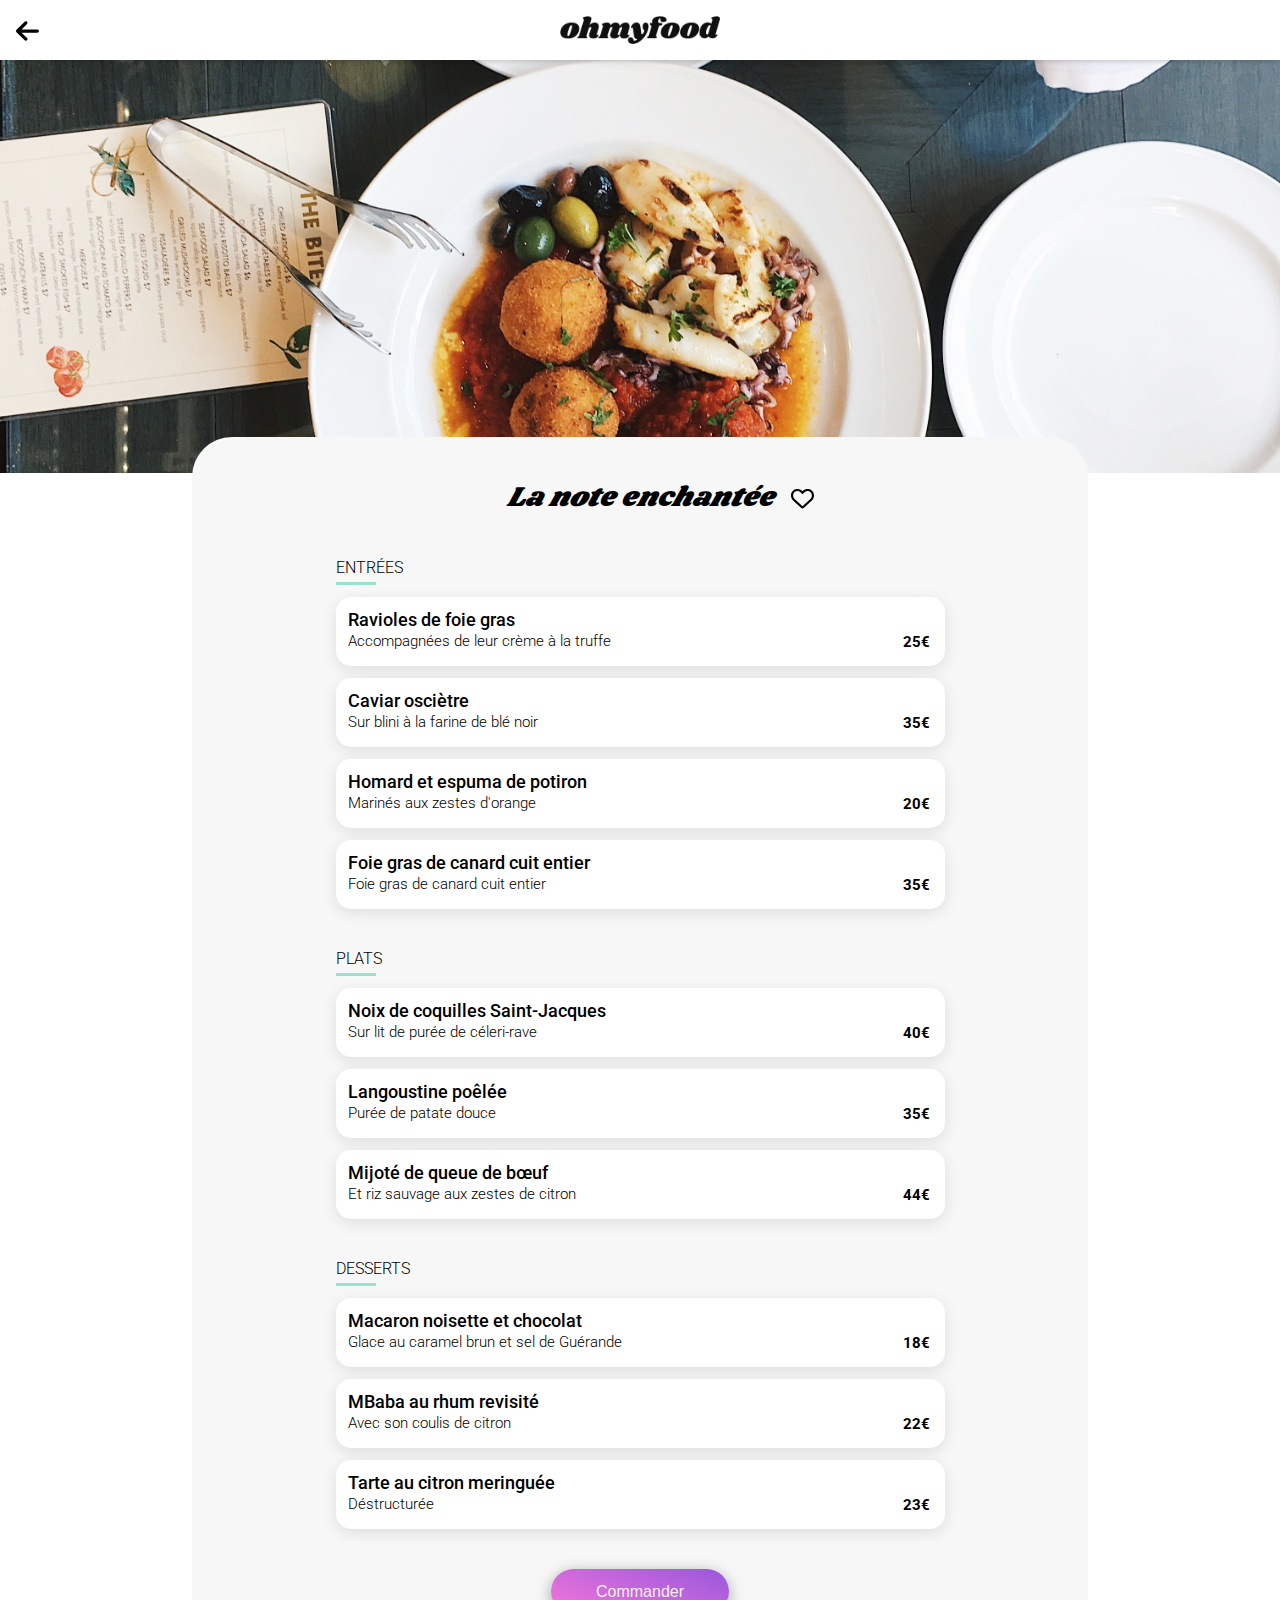
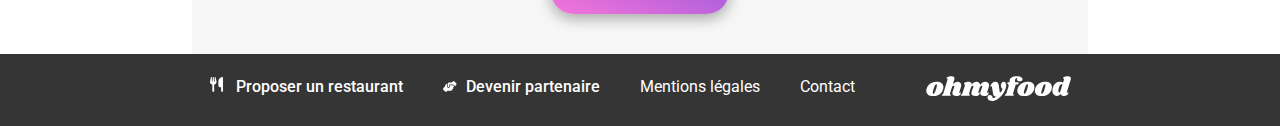
<file: restaurants/noteEnchantee.html>
<!DOCTYPE html>
<html lang="en">

<head>
    <meta charset="UTF-8">
    <meta http-equiv="X-UA-Compatible" content="IE=edge">
    <meta name="viewport" content="width=device-width, initial-scale=1.0">
    <link rel="stylesheet" href="../css/style.css">
    <link rel="preconnect" href="https://fonts.googleapis.com">
    <link rel="preconnect" href="https://fonts.gstatic.com" crossorigin>
    <link
        href="https://fonts.googleapis.com/css2?family=Roboto:ital,wght@0,100;0,300;0,400;0,500;0,700;0,900;1,300;1,400;1,500;1,700;1,900&family=Shrikhand&display=swap"
        rel="stylesheet">
    <title>ohmyfood</title>
</head>

<body>

    <div class="all-content">
        <header>
            <nav>
                <img src="../assets/images/logo/ohmyfood.png" alt="logo de ohmyfood">
                <a href="../index.html"><img src="../assets/svg/arrow-left-solid.svg" alt="fleche gauche"
                        class="arrow-nav"></a>
            </nav>
            <div class="banner">
                <img src="../assets/images/restaurants/stil-u2Lp8tXIcjw-unsplash.jpg" alt="photo du restaurant">
            </div>
        </header>
        <main>
            <section class="all-menu-container">
                <div class="container-backgroung-top"></div>

                <div class="menu-container">
                    <div class="container-title-restaurant">
                        <h1>La note enchantée</h1>
                        <div class="container-heart">
                            <img src="../assets/svg/heart-regular.svg" alt="logo coeur" class="logo-heart-strokes">
                            <img src="../assets/svg/heart-regular-color.svg" alt="logo couleur coeur"
                                class="logo-heart-fill">
                        </div>
                    </div>

                    <div class="menu flipInX">
                        <h2>Entrées</h2>
                        <div class="green-bar"></div>
                        <article class="card-menu">
                            <div class="info-menu">
                                <h3>Ravioles de foie gras</h3>
                                <p>Accompagnées de leur crème à la truffe</p>
                                <h4>25€</h4>
                            </div>
                            <div class="animation-check">
                                <div class="container-check-logo">
                                    <img src="../assets/svg/check-solid.svg" alt="logo check">
                                </div>
                            </div>
                        </article>

                        <article class="card-menu">
                            <div class="info-menu">
                                <h3>Caviar osciètre</h3>
                                <p>Sur blini à la farine de blé noir</p>
                                <h4>35€</h4>
                            </div>
                            <div class="animation-check">
                                <div class="container-check-logo">
                                    <img src="../assets/svg/check-solid.svg" alt="logo check">
                                </div>
                            </div>
                        </article>
                        <article class="card-menu">
                            <div class="info-menu">
                                <h3>Homard et espuma de potiron</h3>
                                <p>Marinés aux zestes d'orange</p>
                                <h4>20€</h4>
                            </div>
                            <div class="animation-check">
                                <div class="container-check-logo">
                                    <img src="../assets/svg/check-solid.svg" alt="logo check">
                                </div>
                            </div>
                        </article>
                        <article class="card-menu">
                            <div class="info-menu">
                                <h3>Foie gras de canard cuit entier</h3>
                                <p>Foie gras de canard cuit entier</p>
                                <h4>35€</h4>
                            </div>
                            <div class="animation-check">
                                <div class="container-check-logo">
                                    <img src="../assets/svg/check-solid.svg" alt="logo check">
                                </div>
                            </div>
                        </article>
                    </div>
                    <div class="menu flipInX flipInX2">
                        <h2>Plats</h2>
                        <div class="green-bar"></div>
                        <article class="card-menu">
                            <div class="info-menu">
                                <h3>Noix de coquilles Saint-Jacques</h3>
                                <p>Sur lit de purée de céleri-rave</p>
                                <h4>40€</h4>
                            </div>
                            <div class="animation-check">
                                <div class="container-check-logo">
                                    <img src="../assets/svg/check-solid.svg" alt="logo check">
                                </div>
                            </div>
                        </article>

                        <article class="card-menu">
                            <div class="info-menu">
                                <h3>Langoustine poêlée</h3>
                                <p>Purée de patate douce</p>
                                <h4>35€</h4>
                            </div>
                            <div class="animation-check">
                                <div class="container-check-logo">
                                    <img src="../assets/svg/check-solid.svg" alt="logo check">
                                </div>
                            </div>
                        </article>
                        <article class="card-menu">
                            <div class="info-menu">
                                <h3>Mijoté de queue de bœuf </h3>
                                <p>Et riz sauvage aux zestes de citron</p>
                                <h4>44€</h4>
                            </div>
                            <div class="animation-check">
                                <div class="container-check-logo">
                                    <img src="../assets/svg/check-solid.svg" alt="logo check">
                                </div>
                            </div>
                        </article>
                    </div>
                    <div class="menu flipInX flipInX3">
                        <h2>Desserts</h2>
                        <div class="green-bar"></div>
                        <article class="card-menu">
                            <div class="info-menu">
                                <h3>Macaron noisette et chocolat</h3>
                                <p>Glace au caramel brun et sel de Guérande</p>
                                <h4>18€</h4>
                            </div>
                            <div class="animation-check">
                                <div class="container-check-logo">
                                    <img src="../assets/svg/check-solid.svg" alt="logo check">
                                </div>
                            </div>
                        </article>



                        <article class="card-menu">
                            <div class="info-menu">
                                <h3>MBaba au rhum revisité </h3>
                                <p>Avec son coulis de citron</p>
                                <h4>22€</h4>
                            </div>
                            <div class="animation-check">
                                <div class="container-check-logo">
                                    <img src="../assets/svg/check-solid.svg" alt="logo check">
                                </div>
                            </div>
                        </article>
                        <article class="card-menu">
                            <div class="info-menu">
                                <h3>Tarte au citron meringuée </h3>
                                <p> Déstructurée</p>
                                <h4>23€</h4>
                            </div>
                            <div class="animation-check">
                                <div class="container-check-logo">
                                    <img src="../assets/svg/check-solid.svg" alt="logo check">
                                </div>
                            </div>
                        </article>
                    </div>
                    <div class="container-btn-order">
                        <button>Commander</button>
                    </div>
                </div>
            </section>

        </main>
        <footer>
            <img class="ohmyfood-logo-footer" src="../assets/images/logo/ohmyfood@2x.svg" alt="logo oh my food">
            <ul>
                <li><img src="../assets/svg/utensils-solid.svg" alt="logo de couvert"> <a href="#">Proposer un
                        restaurant</a></li>
                <li><img src="../assets/svg/handshake-angle-solid.svg" alt="log de poignée de main"><a href="#">Devenir
                        partenaire</a></li>
                <li><a class="footer-li-smaller" href="#">Mentions légales</a></li>
                <li><a href="mailto:email@example.com" class="footer-li-smaller">Contact</a></li>
            </ul>
        </footer>
    </div>
</body>

</html>
</file>
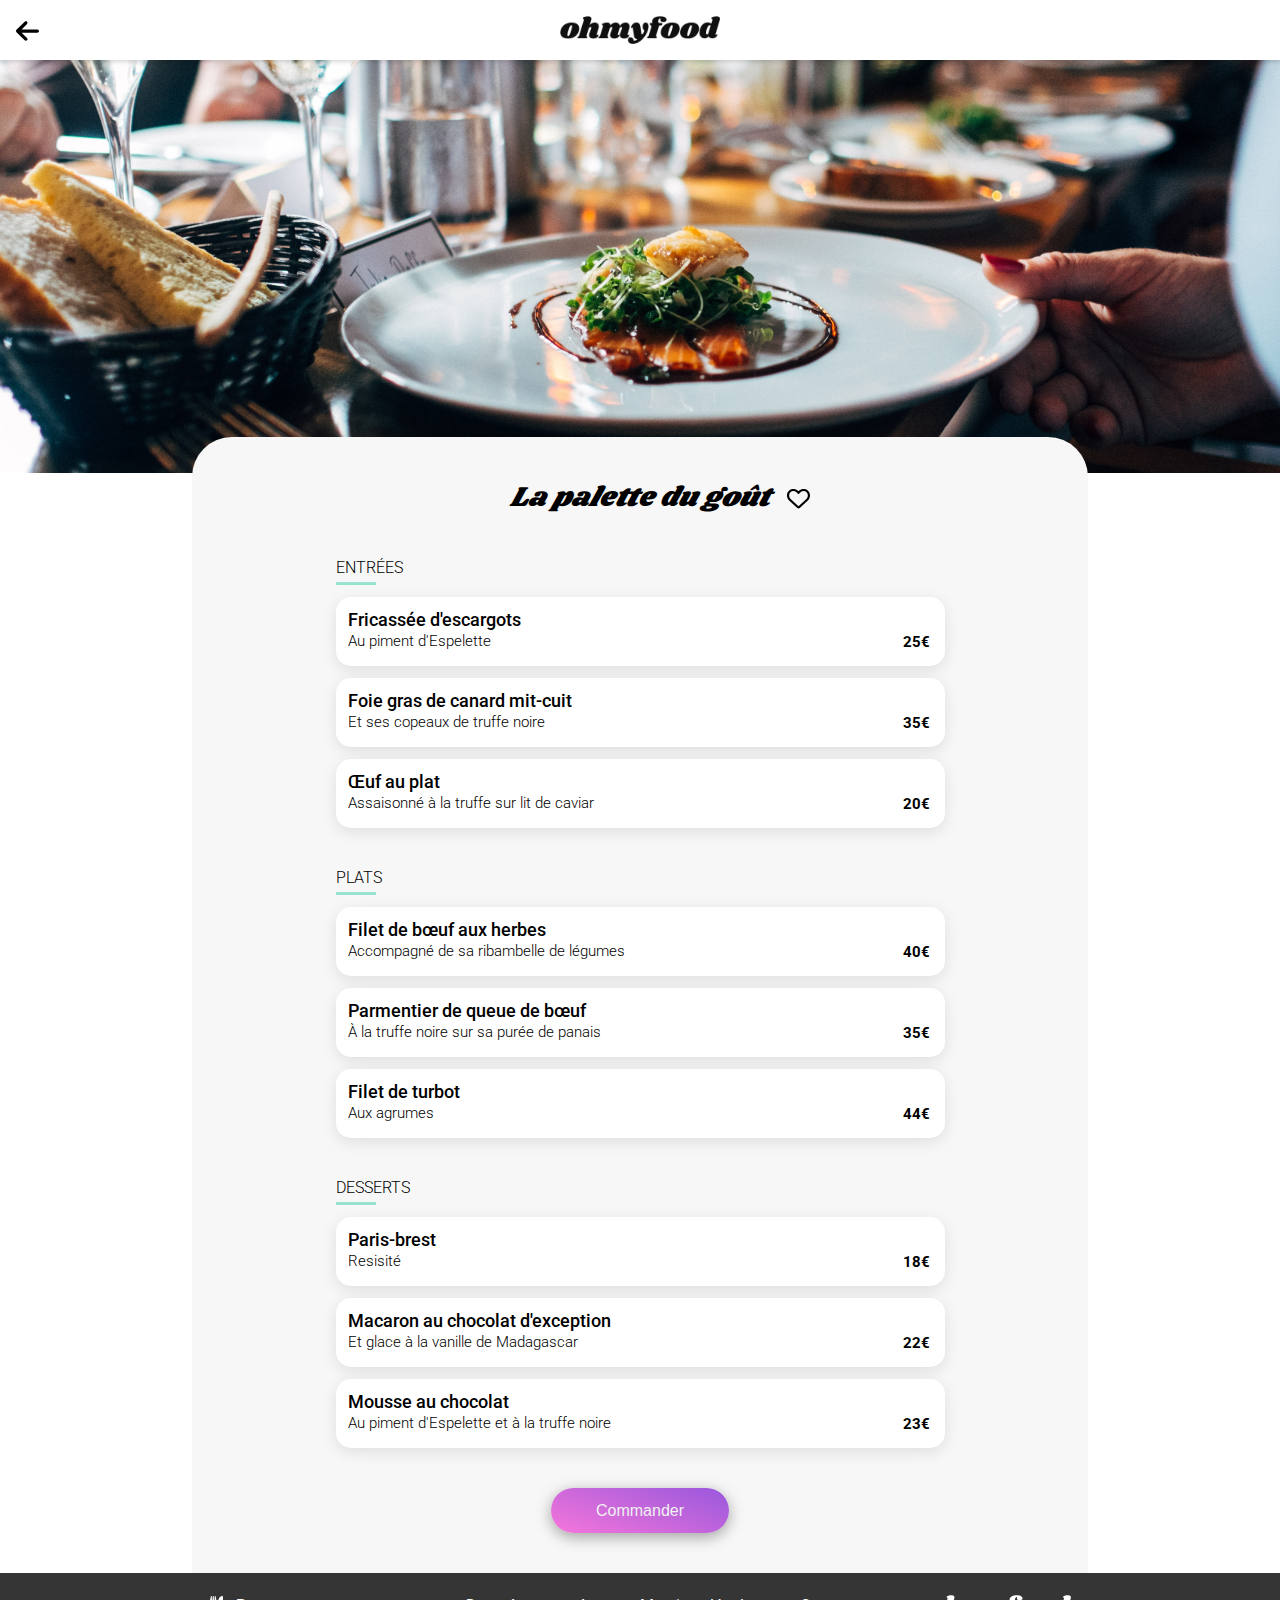
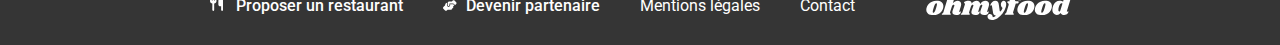
<file: restaurants/paletteDuGout.html>
<!DOCTYPE html>
<html lang="en">

<head>
    <meta charset="UTF-8">
    <meta http-equiv="X-UA-Compatible" content="IE=edge">
    <meta name="viewport" content="width=device-width, initial-scale=1.0">
    <link rel="stylesheet" href="../css/style.css">
    <link rel="preconnect" href="https://fonts.googleapis.com">
    <link rel="preconnect" href="https://fonts.gstatic.com" crossorigin>
    <link
        href="https://fonts.googleapis.com/css2?family=Roboto:ital,wght@0,100;0,300;0,400;0,500;0,700;0,900;1,300;1,400;1,500;1,700;1,900&family=Shrikhand&display=swap"
        rel="stylesheet">
    <title>ohmyfood</title>
</head>

<body>

    <div class="all-content">
        <header>
            <nav>
                <img src="../assets/images/logo/ohmyfood.png" alt="logo de ohmyfood">
                <a href="../index.html"><img src="../assets/svg/arrow-left-solid.svg" alt="fleche gauche"
                        class="arrow-nav"></a>
            </nav>
            <div class="banner">
                <img src="../assets/images/restaurants/jay-wennington-N_Y88TWmGwA-unsplash.jpg"
                    alt="photo du restaurant">
            </div>
        </header>
        <main>
            <section class="all-menu-container">
                <div class="container-backgroung-top"></div>

                <div class="menu-container">
                    <div class="container-title-restaurant">
                        <h1>La palette du goût</h1>
                        <div class="container-heart">
                            <img src="../assets/svg/heart-regular.svg" alt="logo coeur" class="logo-heart-strokes">
                            <img src="../assets/svg/heart-regular-color.svg" alt="logo couleur coeur"
                                class="logo-heart-fill">
                        </div>
                    </div>

                    <div class="menu flipInX">
                        <h2>Entrées</h2>
                        <div class="green-bar"></div>
                        <article class="card-menu">
                            <div class="info-menu">
                                <h3>Fricassée d'escargots</h3>
                                <p>Au piment d'Espelette</p>
                                <h4>25€</h4>
                            </div>
                            <div class="animation-check">
                                <div class="container-check-logo">
                                    <img src="../assets/svg/check-solid.svg" alt="logo check">
                                </div>
                            </div>
                        </article>

                        <article class="card-menu">
                            <div class="info-menu">
                                <h3>Foie gras de canard mit-cuit</h3>
                                <p> Et ses copeaux de truffe noire</p>
                                <h4>35€</h4>
                            </div>
                            <div class="animation-check">
                                <div class="container-check-logo">
                                    <img src="../assets/svg/check-solid.svg" alt="logo check">
                                </div>
                            </div>
                        </article>
                        <article class="card-menu">
                            <div class="info-menu">
                                <h3>Œuf au plat</h3>
                                <p> Assaisonné à la truffe sur lit de caviar</p>
                                <h4>20€</h4>
                            </div>
                            <div class="animation-check">
                                <div class="container-check-logo">
                                    <img src="../assets/svg/check-solid.svg" alt="logo check">
                                </div>
                            </div>
                        </article>
                    </div>
                    <div class="menu flipInX flipInX2">
                        <h2>Plats</h2>
                        <div class="green-bar"></div>
                        <article class="card-menu">
                            <div class="info-menu">
                                <h3>Filet de bœuf aux herbes</h3>
                                <p>Accompagné de sa ribambelle de légumes</p>
                                <h4>40€</h4>
                            </div>
                            <div class="animation-check">
                                <div class="container-check-logo">
                                    <img src="../assets/svg/check-solid.svg" alt="logo check">
                                </div>
                            </div>
                        </article>

                        <article class="card-menu">
                            <div class="info-menu">
                                <h3>Parmentier de queue de bœuf</h3>
                                <p>À la truffe noire sur sa purée de panais</p>
                                <h4>35€</h4>
                            </div>
                            <div class="animation-check">
                                <div class="container-check-logo">
                                    <img src="../assets/svg/check-solid.svg" alt="logo check">
                                </div>
                            </div>
                        </article>
                        <article class="card-menu">
                            <div class="info-menu">
                                <h3>Filet de turbot</h3>
                                <p> Aux agrumes</p>
                                <h4>44€</h4>
                            </div>
                            <div class="animation-check">
                                <div class="container-check-logo">
                                    <img src="../assets/svg/check-solid.svg" alt="logo check">
                                </div>
                            </div>
                        </article>
                    </div>
                    <div class="menu flipInX flipInX3">
                        <h2>Desserts</h2>
                        <div class="green-bar"></div>
                        <article class="card-menu">
                            <div class="info-menu">
                                <h3>Paris-brest</h3>
                                <p> Resisité</p>
                                <h4>18€</h4>
                            </div>
                            <div class="animation-check">
                                <div class="container-check-logo">
                                    <img src="../assets/svg/check-solid.svg" alt="logo check">
                                </div>
                            </div>
                        </article>



                        <article class="card-menu">
                            <div class="info-menu">
                                <h3>Macaron au chocolat d'exception </h3>
                                <p>Et glace à la vanille de Madagascar</p>
                                <h4>22€</h4>
                            </div>
                            <div class="animation-check">
                                <div class="container-check-logo">
                                    <img src="../assets/svg/check-solid.svg" alt="logo check">
                                </div>
                            </div>
                        </article>
                        <article class="card-menu">
                            <div class="info-menu">
                                <h3>Mousse au chocolat </h3>
                                <p> Au piment d'Espelette et à la truffe noire</p>
                                <h4>23€</h4>
                            </div>
                            <div class="animation-check">
                                <div class="container-check-logo">
                                    <img src="../assets/svg/check-solid.svg" alt="logo check">
                                </div>
                            </div>
                        </article>
                    </div>
                    <div class="container-btn-order">
                        <button>Commander</button>
                    </div>
                </div>

            </section>

        </main>
        <footer>
            <img class="ohmyfood-logo-footer" src="../assets/images/logo/ohmyfood@2x.svg" alt="logo oh my food">
            <ul>
                <li><img src="../assets/svg/utensils-solid.svg" alt="logo de couvert"> <a href="#">Proposer un
                        restaurant</a></li>
                <li><img src="../assets/svg/handshake-angle-solid.svg" alt="log de poignée de main"><a href="#">Devenir
                        partenaire</a></li>
                <li><a class="footer-li-smaller" href="#">Mentions légales</a></li>
                <li><a href="mailto:email@example.com" class="footer-li-smaller">Contact</a></li>
            </ul>
        </footer>
    </div>
</body>

</html>
</file>
<file: css/style.css>
*,
::after,
::before {
  padding: 0;
  margin: 0;
  box-sizing: border-box;
}

body {
  min-height: 100vh;
  max-width: 100vw;
  font-family: "Roboto";
}

.all-content {
  width: 100%;
}

header nav {
  width: 100%;
  display: flex;
  align-items: center;
  justify-content: center;
  box-shadow: 0px 2px 4px rgba(0, 0, 0, 0.15);
  position: relative;
  background-color: #ffffff;
}
header nav img {
  width: 192px;
  padding: 16px;
}
header .localisation {
  display: flex;
  align-items: center;
  justify-content: center;
  font-weight: 500;
  font-size: 16px;
  line-height: 19px;
  padding: 16px;
  text-align: center;
  background: #EAEAEA;
}
header .localisation img {
  width: 12px;
  margin-right: 17px;
}
header section {
  background: #F7F7F7;
  text-align: center;
  padding: 25px;
}
header section .title-container {
  width: 100%;
  display: flex;
  align-items: center;
  justify-content: center;
}
header section .title-container h1 {
  text-align: center;
  width: 70%;
  font-weight: 700;
  font-size: 24px;
  line-height: 28px;
  padding-bottom: 10px;
}
header section p {
  font-weight: 300;
  font-size: 18px;
  line-height: 21px;
}
header section button {
  background: linear-gradient(200.64deg, #9356DC -5.2%, #FF79DA 110.74%);
  font-weight: 500;
  font-size: 16px;
  line-height: 19px;
  color: #f1f1f1;
  border-radius: 25px;
  border: none;
  padding: 15px 19px;
  margin-top: 30px;
  margin-bottom: 40px;
  box-shadow: 0px 4px 10px rgba(0, 0, 0, 0.25);
  transition: 0.4s;
  cursor: pointer;
}
header section button:hover {
  background: linear-gradient(0deg, rgba(255, 255, 255, 0.15), rgba(255, 255, 255, 0.15)), linear-gradient(200.64deg, #9356DC -5.2%, #FF79DA 110.74%);
  box-shadow: 0px 4px 15px rgba(0, 0, 0, 0.35);
}

.operation {
  width: 100%;
  background: #ffffff;
}
.operation h2 {
  padding-top: 48px;
  margin-bottom: 26px;
  padding-left: 20px;
}
.operation .container-step-operation {
  display: flex;
  align-items: center;
  justify-content: center;
  flex-direction: column;
}
.operation .container-step-operation .operation-step {
  display: flex;
  align-items: center;
  justify-content: center;
  justify-content: flex-start;
  position: relative;
  margin-bottom: 25px;
  background: #F7F7F7;
  border-radius: 20px;
  box-shadow: 0px 4px 15px rgba(0, 0, 0, 0.15);
  font-weight: 500;
  font-size: 16px;
  line-height: 19px;
  border: none;
  padding: 28px;
  width: 80%;
}
.operation .container-step-operation .operation-step img {
  margin-right: 27px;
}
.operation .container-step-operation .operation-step div {
  display: flex;
  align-items: center;
  justify-content: center;
  position: absolute;
  left: -12px;
  background: #9356DC;
  font-weight: 500;
  font-size: 14.1818px;
  line-height: 17px;
  color: #ffffff;
  width: 24px;
  height: 24px;
  border-radius: 50%;
}
.operation .container-step-operation .last-step-operation {
  margin-bottom: 70px;
}
.operation .container-step-operation .operation-step:hover .color-logo-operation {
  display: block;
}
.operation .container-step-operation .operation-step:hover .grey-logo-operation {
  display: none;
}
.operation .container-step-operation .operation-step:hover {
  transition: 0.4s;
  background: #F5EDFF;
}
.operation .mobile {
  width: 13px;
}
.operation .store {
  width: 18px;
}
.operation .list-ul {
  width: 16px;
}
.operation .color-logo-operation {
  display: none;
}

.restaurants-section {
  background: #F7F7F7;
}
.restaurants-section h2 {
  padding-top: 54px;
  margin-bottom: 26px;
  margin-left: 20px;
}
.restaurants-section .restaurants-container {
  width: 100%;
  display: flex;
  align-items: center;
  justify-content: center;
  flex-direction: column;
}
.restaurants-section .restaurants-container :nth-child(4) {
  margin-bottom: 64px;
}
.restaurants-section .restaurant-card {
  width: 90%;
  max-height: 261px;
  box-shadow: 0px 4px 15px rgba(0, 0, 0, 0.1);
  border-radius: 15px;
  background: #ffffff;
  position: relative;
  margin-bottom: 18px;
}
.restaurants-section .restaurant-card .new-restaurant {
  background: #99E2D0;
  color: #008766;
  position: absolute;
  right: 15px;
  top: 15px;
  padding: 6px 12px;
}
.restaurants-section .restaurant-card a {
  text-decoration: none;
  display: block;
  height: 100%;
  color: #000000;
}
.restaurants-section .restaurant-card h3 {
  font-weight: 700;
  font-size: 18px;
  line-height: 21px;
  margin-top: 16px;
  margin-left: 13px;
  margin-bottom: 5px;
}
.restaurants-section .restaurant-card p {
  font-weight: 300;
  font-size: 17px;
  line-height: 20px;
  margin-left: 13px;
  padding-bottom: 25px;
}
.restaurants-section .restaurant-card .restaurant-pic {
  width: 100%;
  height: 180px;
  -o-object-fit: cover;
     object-fit: cover;
  border-radius: 15px 15px 0 0;
}
.restaurants-section .restaurant-card .container-heart {
  position: absolute;
  right: 20px;
  bottom: 35px;
  width: 26px;
  height: 26px;
}
.restaurants-section .restaurant-card .logo-heart-strokes {
  width: 26px;
  cursor: pointer;
}
.restaurants-section .restaurant-card .logo-heart-fill {
  cursor: pointer;
  width: 26px;
  display: none;
  animation: flip 0.4s ease-in-out;
}
.restaurants-section .restaurant-card .container-heart:hover .logo-heart-fill {
  display: block;
}
.restaurants-section .restaurant-card .container-heart:hover .logo-heart-strokes {
  display: none;
}

footer {
  background: #353535;
  padding: 22px 25px;
}
footer .ohmyfood-logo-footer {
  margin-bottom: 16px;
  width: 106px;
}
footer ul {
  list-style-type: none;
}
footer ul li {
  margin-bottom: 7px;
}
footer ul li img {
  width: 13px;
  margin-right: 9px;
}
footer ul .footer-li-smaller {
  font-weight: 400;
}
footer ul :nth-child(2) img {
  width: 14px;
}
footer a {
  text-decoration: none;
  color: #ffffff;
  font-weight: 500;
  font-size: 16px;
  line-height: 19px;
}

header .arrow-nav {
  position: absolute;
  width: 55px;
  left: 0;
  top: 2px;
  margin: 0;
  cursor: pointer;
}
header .banner {
  width: 100%;
  background-color: #ffffff;
}
header .banner img {
  width: 100%;
  -o-object-fit: cover;
     object-fit: cover;
  height: 270px;
}

main {
  position: relative;
  background-color: #008766;
  background: #F7F7F7;
}
main .container-backgroung-top {
  height: 40px;
  width: 100%;
  position: absolute;
  top: -40px;
  background: #F7F7F7;
  border-radius: 40px 40px 0px 0px;
}
main h1 {
  font-family: "Shrikhand";
  font-style: italic;
  font-weight: 400;
  font-size: 28px;
  line-height: 41px;
}
main .menu-container {
  background: #F7F7F7;
  width: 100%;
  border-radius: 40px 40px 0px 0px;
  padding: 0px 13px;
}
main .menu-container .container-title-restaurant {
  position: relative;
}
main .menu-container .menu:hover .green-bar {
  width: 85px;
}
main .menu-container .container-heart {
  position: absolute;
  top: 10px;
  right: 30px;
}
main .menu-container .container-heart img {
  cursor: pointer;
  width: 23px;
}
main .menu-container .container-heart .logo-heart-fill {
  display: none;
  animation: flip 0.4s ease-in-out;
}
main .menu-container .container-heart:hover .logo-heart-strokes {
  display: none;
}
main .menu-container .container-heart:hover .logo-heart-fill {
  display: block;
}
main .menu-container h2 {
  font-weight: 300;
  font-size: 16px;
  line-height: 19px;
  text-transform: uppercase;
  margin-bottom: 5px;
  margin-top: 40px;
}
main .menu-container .green-bar {
  height: 3px;
  width: 40px;
  transition: width 0.4s ease-in-out;
  background-color: #99E2D0;
}
main .menu-container .card-menu {
  width: 100%;
  height: 69px;
  background: #FFFFFF;
  cursor: pointer;
  border-radius: 15px;
  margin-top: 12px;
  box-shadow: 0px 4px 15px rgba(0, 0, 0, 0.1);
  display: flex;
  align-items: center;
  justify-content: center;
  overflow: hidden;
}
main .menu-container .card-menu .info-menu {
  height: 100%;
  width: 100%;
  border-radius: 15px;
  margin-right: 15px;
  padding: 12px;
  position: relative;
}
main .menu-container .card-menu .info-menu h3 {
  font-weight: 500;
  font-size: 18px;
  line-height: 21px;
  max-width: 270px;
  text-overflow: ellipsis;
  white-space: nowrap;
  overflow: hidden;
  transition: max-width 0.4s ease-in-out;
}
main .menu-container .card-menu .info-menu h4 {
  position: absolute;
  right: 0px;
  bottom: 15px;
  font-weight: 700;
  font-size: 15px;
  line-height: 18px;
}
main .menu-container .card-menu .info-menu p {
  font-weight: 300;
  max-width: 260px;
  font-size: 15px;
  line-height: 23px;
  text-overflow: ellipsis;
  white-space: nowrap;
  overflow: hidden;
  transition: max-width 0.4s ease-in-out;
}
main .menu-container .card-menu .animation-check {
  height: 100%;
  width: 0%;
  display: flex;
  align-items: center;
  justify-content: center;
  justify-content: center;
  background-color: #99E2D0;
  border-radius: 0px 15px 15px 0px;
  transition: width 0.4s ease-in-out;
}
main .menu-container .card-menu .animation-check .container-check-logo {
  background-color: #ffffff;
  display: flex;
  align-items: center;
  justify-content: center;
  width: 20px;
  height: 20px;
  border-radius: 50%;
  animation: rotationIn 0.4s linear;
}
main .menu-container .card-menu .animation-check .container-check-logo img {
  width: 0px;
  transition: width 0.4s ease-in;
}
main .menu-container .card-menu:hover .animation-check {
  width: 25%;
}
main .menu-container .card-menu:hover .animation-check img {
  width: 16px;
}
main .menu-container .card-menu:hover .container-check-logo {
  animation: rotationOut 0.4s linear;
}
main .menu-container .card-menu:hover p {
  max-width: 220px;
}
main .menu-container .card-menu:hover h3 {
  max-width: 220px;
}
main .menu-container .container-btn-order {
  width: 100%;
  display: flex;
  align-items: center;
  justify-content: center;
}
main .menu-container .container-btn-order button {
  background: linear-gradient(200.64deg, #9356DC -5.2%, #FF79DA 110.74%);
  font-weight: 500;
  font-size: 16px;
  line-height: 19px;
  color: #f1f1f1;
  border-radius: 25px;
  border: none;
  padding: 13px 45px;
  margin-top: 40px;
  margin-bottom: 40px;
  box-shadow: 0px 4px 15px rgba(0, 0, 0, 0.35);
  transition: 0.4s;
  cursor: pointer;
}
main .menu-container .container-btn-order button:hover {
  background: linear-gradient(0deg, rgba(255, 255, 255, 0.15), rgba(255, 255, 255, 0.15)), linear-gradient(200.64deg, #9356DC -5.2%, #FF79DA 110.74%);
  box-shadow: 0px 4px 15px rgba(0, 0, 0, 0.35);
}

@media screen and (min-width: 1280px) {
  header section .title-container h1 {
    font-size: 40px;
  }
  header .banner img {
    width: 100%;
    -o-object-fit: cover;
       object-fit: cover;
    height: 413px;
  }
  .operation {
    display: flex;
    align-items: center;
    justify-content: center;
    flex-wrap: wrap;
  }
  .operation h2 {
    width: 70%;
  }
  .operation .container-step-operation {
    flex-direction: row;
    justify-content: space-between;
    width: 70%;
  }
  .operation .container-step-operation .operation-step {
    max-width: 380px;
    max-height: 72px;
    margin-right: 36px;
    padding: 25px;
    margin-bottom: 80px;
  }
  .restaurants-section {
    display: flex;
    align-items: center;
    justify-content: center;
    flex-wrap: wrap;
  }
  .restaurants-section h2 {
    width: 70%;
  }
  .restaurants-section .restaurants-container {
    flex-direction: row;
    width: 70%;
  }
  .restaurants-section .restaurants-container .restaurant-card {
    width: 100%;
    margin-right: 8px;
    margin-bottom: 50px;
  }
  footer {
    display: flex;
    align-items: center;
    justify-content: center;
    flex-direction: row-reverse;
  }
  footer .ohmyfood-logo-footer {
    width: 145px;
    margin-left: 31px;
    margin-bottom: 3px;
  }
  footer ul {
    display: flex;
    align-items: center;
    justify-content: center;
  }
  footer ul li {
    margin-right: 40px;
  }
  main .all-menu-container {
    display: flex;
    align-items: center;
    justify-content: center;
    width: 100%;
    background-color: #ffffff;
  }
  main .container-backgroung-top {
    width: 70%;
  }
  main .menu-container {
    width: 70%;
    border-radius: 0px;
    display: flex;
    align-items: center;
    justify-content: center;
    flex-direction: column;
  }
  main .menu-container .container-title-restaurant .container-heart {
    right: -40px;
  }
  main .menu-container .menu {
    width: 70%;
  }
  main .menu-container .menu .card-menu h3 {
    text-overflow: clip;
    overflow: visible;
  }
  main .menu-container .menu .card-menu p {
    text-overflow: clip;
    overflow: visible;
  }
  main .menu-container .card-menu:hover .animation-check {
    width: 10%;
  }
}
@keyframes rotationOut {
  from {
    transform: rotate(0deg);
  }
  to {
    transform: rotate(359deg);
  }
}
@keyframes rotationIn {
  from {
    transform: rotate(0deg);
  }
  to {
    transform: rotate(359deg);
  }
}
.fadeIn {
  display: none;
  animation: fadeIn 0.8s ease-in-out;
  cursor: pointer;
}

.container-heart:hover .fadeIn {
  display: block;
}

@keyframes fadeIn {
  0% {
    opacity: 0;
  }
  100% {
    opacity: 1;
  }
}
@keyframes flip {
  0% {
    transform: perspective(400px) rotate3d(0, 1, 0, -360deg);
    animation-timing-function: ease-out;
  }
  40% {
    transform: perspective(400px) translate3d(0, 0, 150px) rotate3d(0, 1, 0, -190deg);
    animation-timing-function: ease-out;
  }
  50% {
    transform: perspective(400px) translate3d(0, 0, 150px) rotate3d(0, 1, 0, -170deg);
    animation-timing-function: ease-in;
  }
  80% {
    transform: perspective(400px) scale3d(0.95, 0.95, 0.95);
    animation-timing-function: ease-in;
  }
  100% {
    transform: perspective(400px);
    animation-timing-function: ease-in;
  }
}
.flipInX {
  -webkit-backface-visibility: visible;
  backface-visibility: visible;
  animation-name: flipInX;
  animation-duration: 1s;
  animation-fill-mode: both;
}

.flipInX2 {
  animation-delay: 0.4s;
}

.flipInX3 {
  animation-delay: 0.8s;
}
@keyframes flipInX {
  0% {
    transform: perspective(400px) rotate3d(1, 0, 0, 90deg);
    transition-timing-function: ease-in;
    opacity: 0;
  }
  40% {
    transform: perspective(400px) rotate3d(1, 0, 0, -20deg);
    transition-timing-function: ease-in;
  }
  60% {
    transform: perspective(400px) rotate3d(1, 0, 0, 10deg);
    opacity: 1;
  }
  80% {
    transform: perspective(400px) rotate3d(1, 0, 0, -5deg);
  }
  100% {
    transform: perspective(400px);
  }
}
.loader {
  width: 100vw;
  height: 100vh;
  display: flex;
  justify-content: center;
  align-items: center;
  background-color: #f1f1f1;
  animation: Loader 2.4s both;
  position: fixed;
  z-index: 10000;
  opacity: 1;
}

.circle {
  width: 250px;
  height: 250px;
  border-radius: 50%;
  border: 3px solid #f1f1f1;
  animation: 1s linear infinite alternate boxMagic, 4s linear infinite tourne;
  padding-top: 270px;
  position: relative;
}

.logo-loader-utensils {
  width: 50px;
  position: absolute;
  top: 30%;
  left: 50%;
  transform: translate(-50%, -50%);
}

.logo-loader-ohmyfood {
  width: 110px;
  position: absolute;
  top: 75%;
  left: 50%;
  transform: translate(-50%, -50%);
}

.dots-container {
  width: 90px;
  position: absolute;
  top: 60%;
  left: 50%;
  transform: translate(-50%, -50%);
  display: flex;
  align-items: center;
  justify-content: center;
}

.dot1,
.dot2,
.dot3 {
  width: 15px;
  height: 15px;
  border-radius: 50%;
  background-color: #000000;
  margin: 8px;
  animation: dotJump infinite 0.4s alternate;
}

.delay1 {
  animation-delay: 0.1s;
}

.delay2 {
  animation-delay: 0.2s;
}

@keyframes Loader {
  0% {
    z-index: 100;
  }
  98% {
    opacity: 1;
  }
  100% {
    opacity: 0;
    z-index: -1;
  }
}
@keyframes dotJump {
  100% {
    transform: translateY(-15px);
  }
}
@keyframes boxMagic {
  from {
    box-shadow: 0 0 0 #feac5e, 0 0 0 #9356DC, 0 0 0 #4bc0c8, 0 0 0 #42bd75;
  }
  to {
    box-shadow: 0 -10px 0 #feac5e, -10px 0 0 #9356DC, 0 10px 0 #4bc0c8, 10px 0 0 #42bd75;
  }
}/*# sourceMappingURL=style.css.map */
</file>
